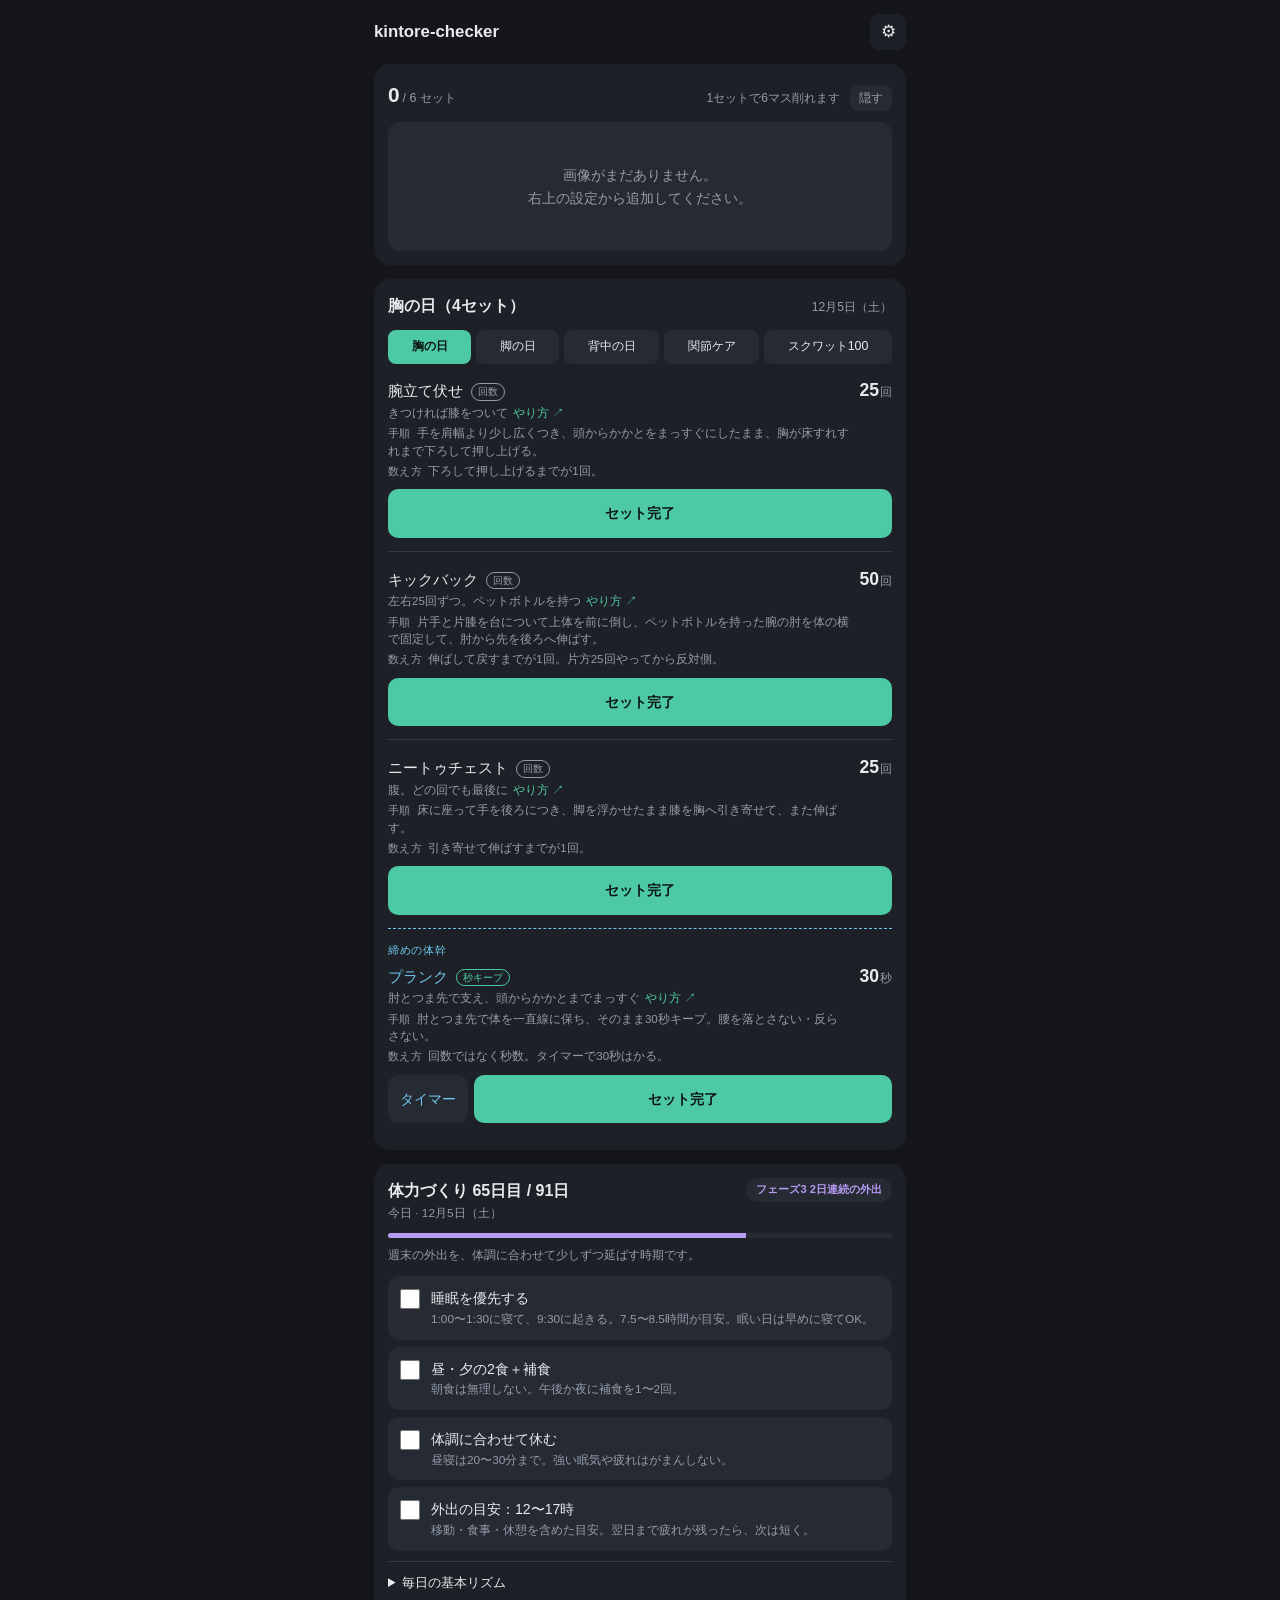
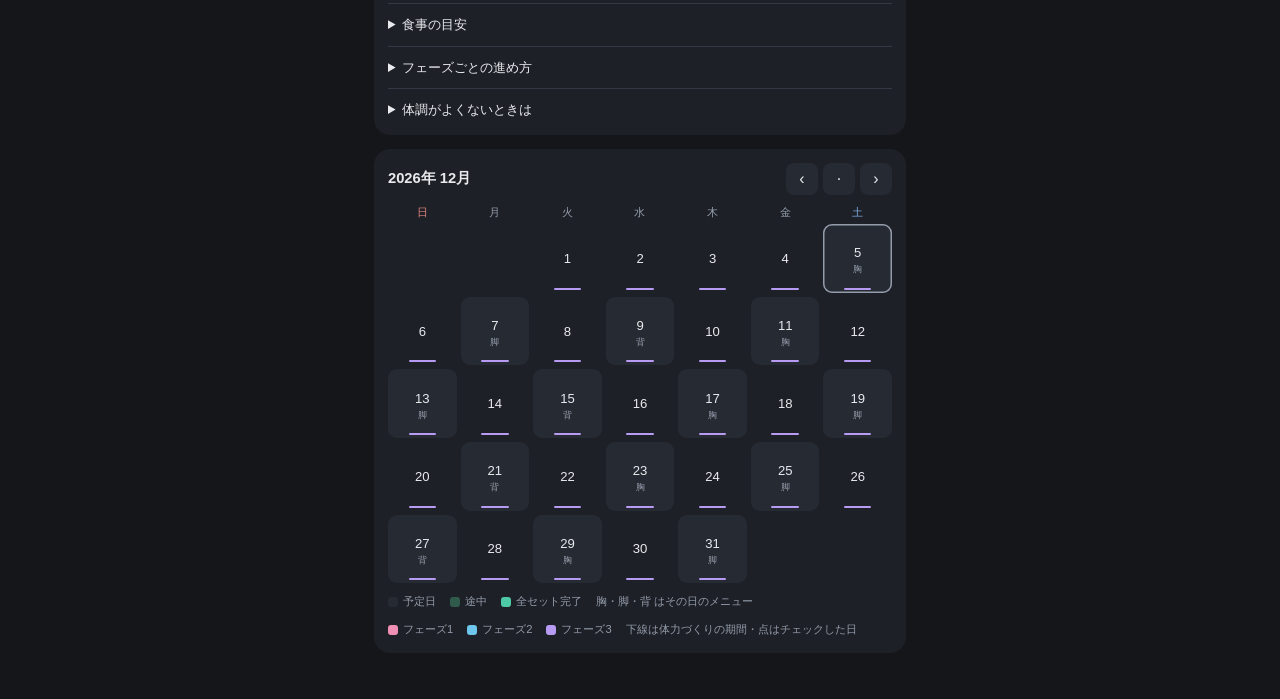
<file: index.html>
<!DOCTYPE html>
<html lang="ja">
<head>
<meta charset="UTF-8">
<meta name="viewport" content="width=device-width, initial-scale=1, viewport-fit=cover">
<meta name="apple-mobile-web-app-capable" content="yes">
<meta name="apple-mobile-web-app-status-bar-style" content="black-translucent">
<meta name="apple-mobile-web-app-title" content="kintore-checker">
<meta name="theme-color" content="#14161a">
<title>kintore-checker</title>
<link rel="stylesheet" href="./app.css?v=43">
</head>
<body>
<div id="app"></div>
<script>window.KC_CONFIG = { demo: false };</script>
<script src="./app.js?v=43"></script>
</body>
</html>
</file>
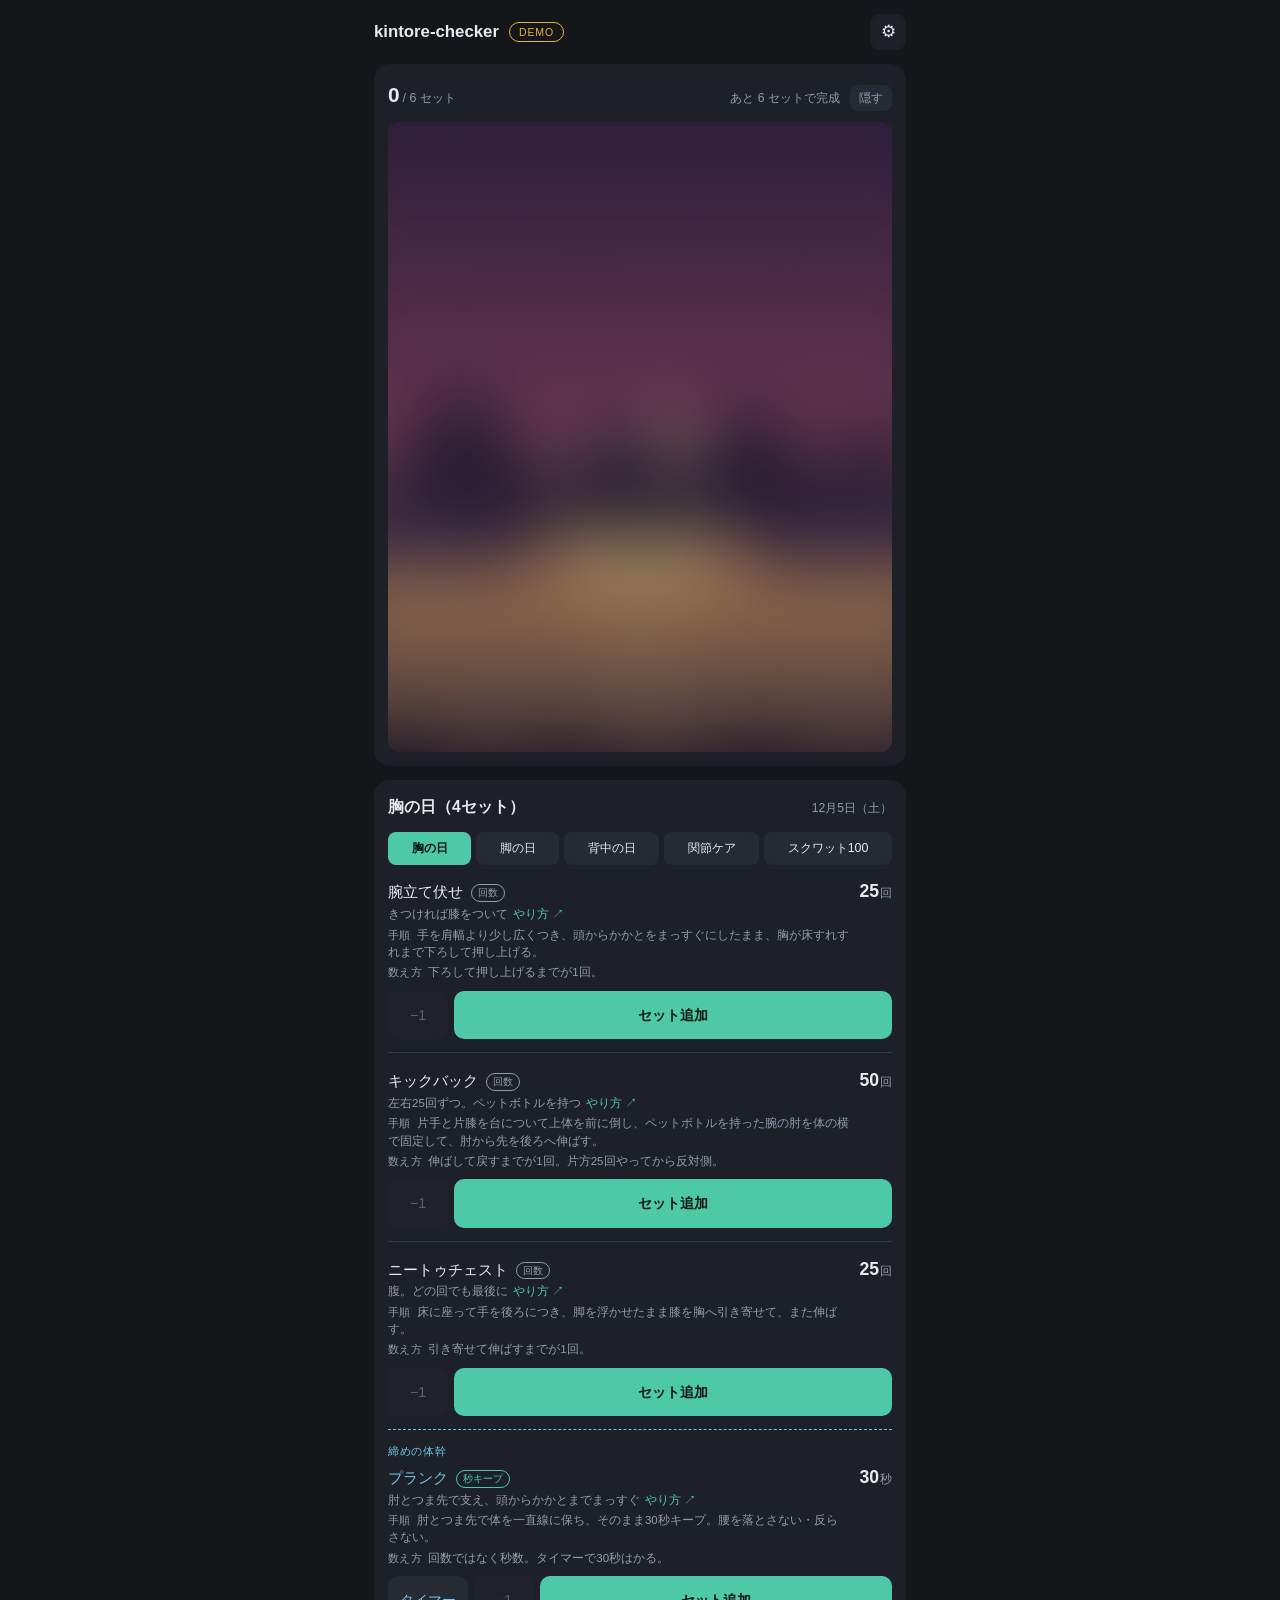
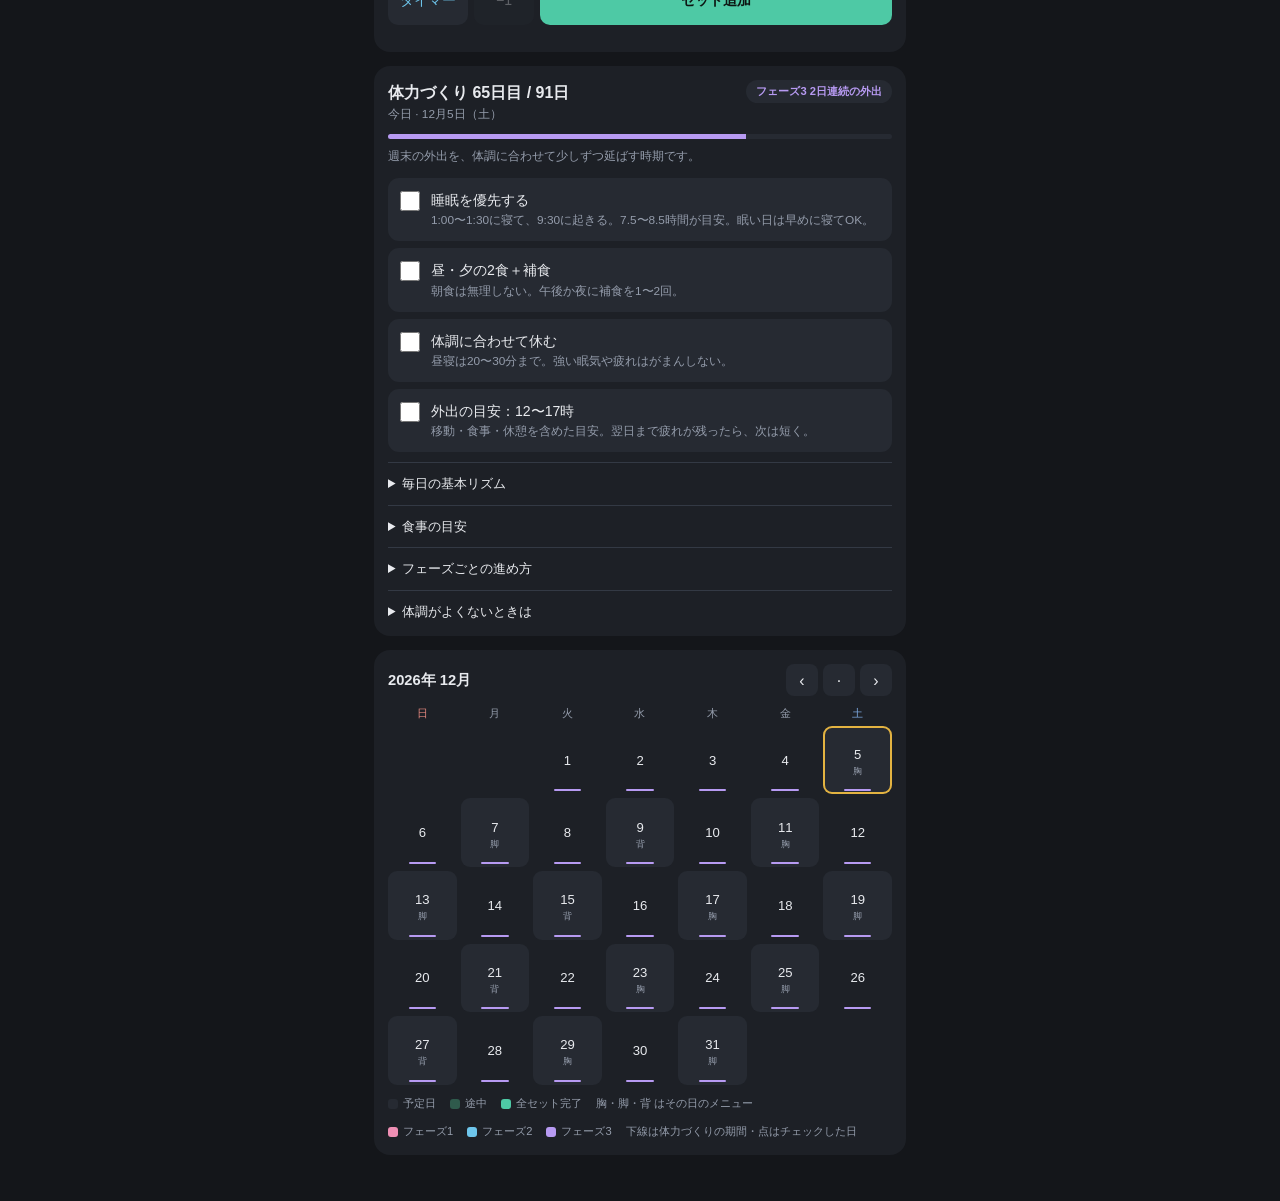
<file: demo.html>
<!DOCTYPE html>
<html lang="ja">
<head>
<meta charset="UTF-8">
<meta name="viewport" content="width=device-width, initial-scale=1, viewport-fit=cover">
<meta name="apple-mobile-web-app-capable" content="yes">
<meta name="apple-mobile-web-app-status-bar-style" content="black-translucent">
<meta name="apple-mobile-web-app-title" content="kintore demo">
<meta name="theme-color" content="#14161a">
<title>kintore-checker demo</title>
<link rel="stylesheet" href="./app.css?v=43">
</head>
<body>
<div id="app"></div>

<template id="sampleArt">
  <svg class="art" viewBox="0 0 600 750" xmlns="http://www.w3.org/2000/svg" aria-label="サンプル素材">
    <defs>
      <linearGradient id="sky" x1="0" y1="0" x2="0" y2="1">
        <stop offset="0%" stop-color="#2a1b4d"/>
        <stop offset="45%" stop-color="#8e3d6b"/>
        <stop offset="72%" stop-color="#e2705a"/>
        <stop offset="100%" stop-color="#f6b263"/>
      </linearGradient>
      <linearGradient id="sea" x1="0" y1="0" x2="0" y2="1">
        <stop offset="0%" stop-color="#e09a5c"/>
        <stop offset="100%" stop-color="#2d1f42"/>
      </linearGradient>
    </defs>
    <rect width="600" height="750" fill="url(#sky)"/>
    <circle cx="300" cy="455" r="92" fill="#ffd98a"/>
    <g fill="#ffffff" opacity="0.85">
      <circle cx="92" cy="78" r="2.4"/><circle cx="188" cy="140" r="1.7"/>
      <circle cx="286" cy="62" r="2"/><circle cx="402" cy="122" r="2.6"/>
      <circle cx="498" cy="70" r="1.8"/><circle cx="540" cy="186" r="2.1"/>
      <circle cx="60" cy="210" r="1.6"/><circle cx="352" cy="196" r="1.5"/>
    </g>
    <g fill="#2b1c3f">
      <path d="M0 470 L128 322 L214 424 L286 350 L392 470 Z"/>
      <path d="M300 470 L398 336 L470 410 L534 352 L600 470 Z"/>
    </g>
    <g fill="#442a5c">
      <path d="M0 500 L96 404 L206 500 Z"/>
      <path d="M398 500 L500 398 L600 500 Z"/>
    </g>
    <rect y="500" width="600" height="250" fill="url(#sea)"/>
    <g fill="#ffd98a" opacity="0.5">
      <rect x="262" y="520" width="76" height="7" rx="3.5"/>
      <rect x="248" y="546" width="104" height="6" rx="3"/>
      <rect x="270" y="572" width="60" height="5" rx="2.5"/>
      <rect x="238" y="598" width="124" height="6" rx="3"/>
      <rect x="278" y="626" width="44" height="4" rx="2"/>
      <rect x="252" y="652" width="96" height="5" rx="2.5"/>
    </g>
    <g fill="#1a1028">
      <path d="M0 690 L70 660 L150 700 L232 668 L318 704 L410 666 L502 702 L600 672 L600 750 L0 750 Z"/>
    </g>
  </svg>
</template>

<script>window.KC_CONFIG = { demo: true };</script>
<script src="./app.js?v=43"></script>
</body>
</html>
</file>
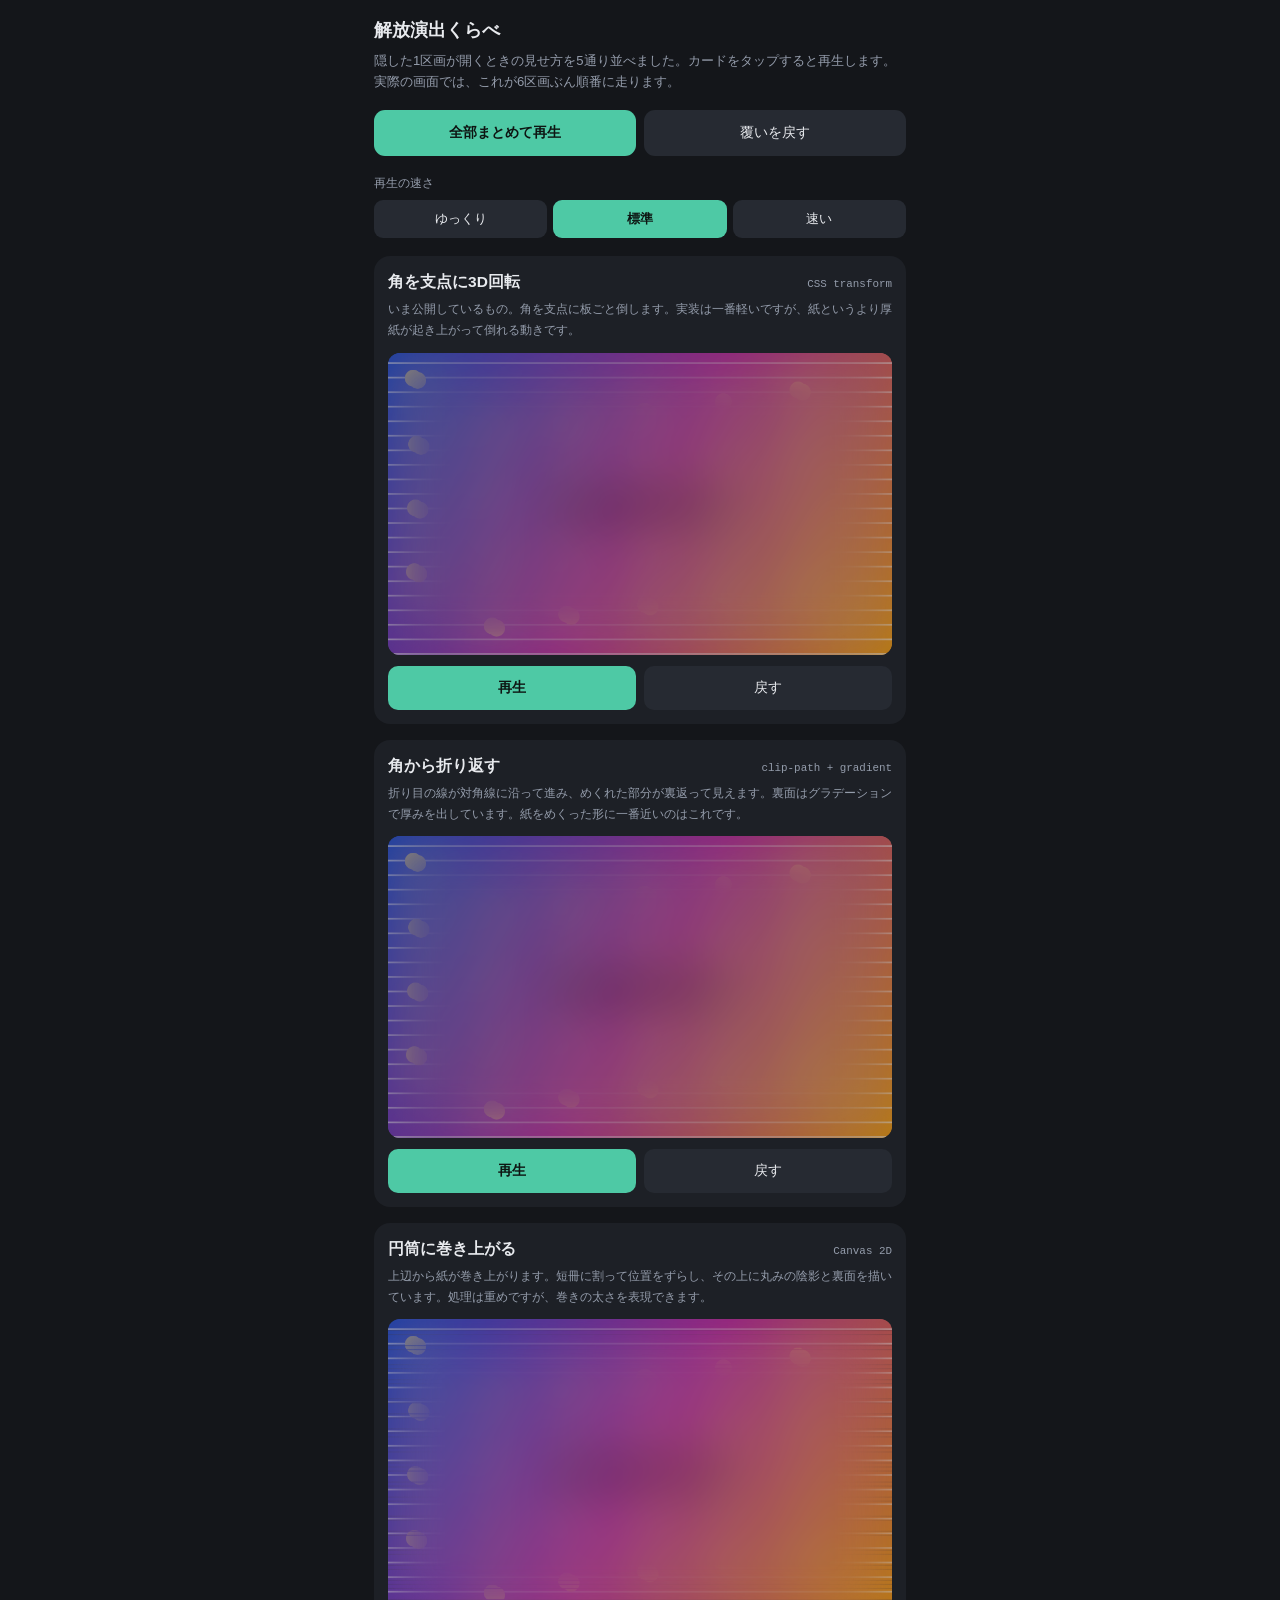
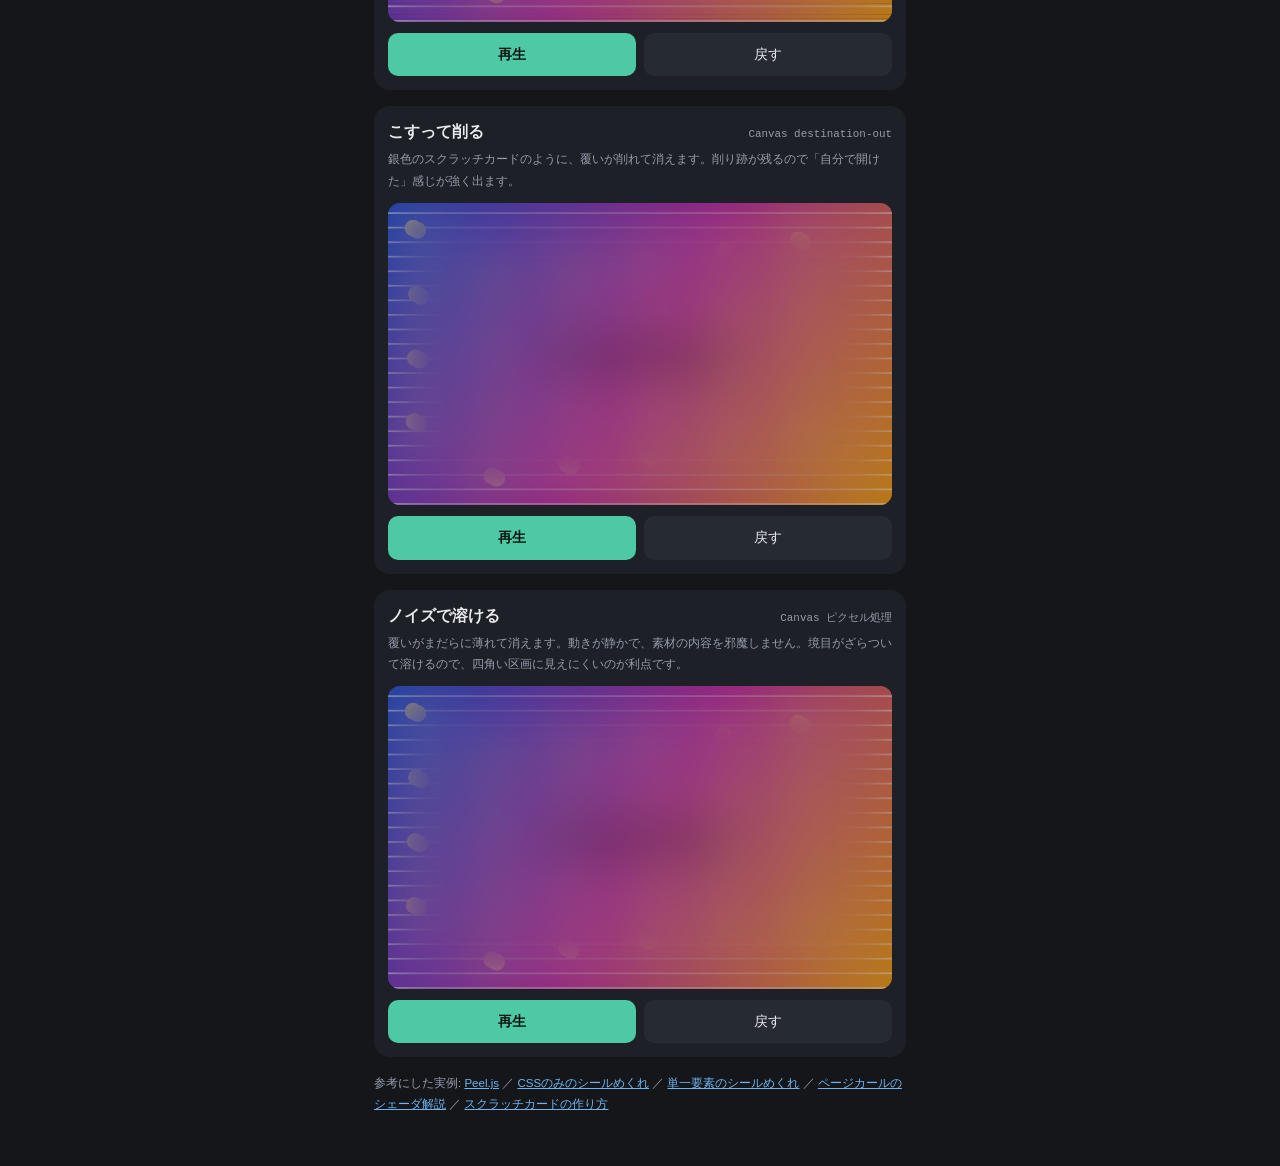
<file: effects.html>
<!DOCTYPE html>
<html lang="ja">
<head>
<meta charset="UTF-8">
<meta name="viewport" content="width=device-width, initial-scale=1, viewport-fit=cover">
<meta name="theme-color" content="#14161a">
<title>解放演出くらべ</title>
<style>
  :root {
    --bg: #14161a; --panel: #1d2026; --panel-2: #262a32; --line: #333944;
    --text: #e8eaee; --muted: #949cab; --accent: #4ec9a5; --accent-ink: #0d1512;
  }
  * { box-sizing: border-box; -webkit-tap-highlight-color: transparent; }
  html, body { margin: 0; background: var(--bg); }
  body {
    color: var(--text); font-size: 16px; line-height: 1.6;
    font-family: -apple-system, BlinkMacSystemFont, "Hiragino Sans", "Noto Sans JP", sans-serif;
    padding: calc(16px + env(safe-area-inset-top, 0px)) 14px calc(40px + env(safe-area-inset-bottom, 0px));
    max-width: 560px; margin: 0 auto; -webkit-text-size-adjust: 100%;
  }
  h1 { font-size: 1.1rem; margin: 0 0 6px; }
  .lede { color: var(--muted); font-size: 0.82rem; margin: 0 0 18px; }
  button { font: inherit; color: inherit; background: none; border: none; cursor: pointer; }

  .card { background: var(--panel); border-radius: 16px; padding: 14px; margin-bottom: 16px; }
  .head { display: flex; align-items: baseline; justify-content: space-between; gap: 10px; margin-bottom: 4px; }
  .name { font-weight: 700; font-size: 0.97rem; }
  .tag { font-size: 0.68rem; color: var(--muted); font-family: ui-monospace, monospace; }
  .desc { font-size: 0.78rem; color: var(--muted); margin: 0 0 11px; line-height: 1.7; }

  .stage {
    position: relative; border-radius: 12px; overflow: hidden;
    background: var(--panel-2); aspect-ratio: 5 / 3;
  }
  .stage img.art { display: block; width: 100%; height: 100%; object-fit: cover; }
  .stage .fx { position: absolute; inset: 0; pointer-events: none; }
  .stage canvas.fx { width: 100%; height: 100%; }

  .row { display: flex; gap: 8px; margin-top: 11px; }
  .row button {
    flex: 1; padding: 11px; border-radius: 10px; background: var(--panel-2); font-size: 0.85rem;
  }
  .row button.go { background: var(--accent); color: var(--accent-ink); font-weight: 700; }
  .row button:active { filter: brightness(1.18); }

  .top { display: flex; gap: 8px; margin-bottom: 18px; }
  .top button { flex: 1; padding: 12px; border-radius: 11px; background: var(--panel-2); font-size: 0.85rem; }
  .top button.go { background: var(--accent); color: var(--accent-ink); font-weight: 700; }

  .speed { display: flex; gap: 6px; margin-bottom: 18px; }
  .speed button { flex: 1; padding: 9px 0; border-radius: 9px; background: var(--panel-2); font-size: 0.8rem; }
  .speed button.on { background: var(--accent); color: var(--accent-ink); font-weight: 700; }
  .speed-lab { font-size: 0.74rem; color: var(--muted); margin-bottom: 7px; }

  .src { font-size: 0.72rem; color: var(--muted); line-height: 1.8; margin-top: 4px; }
  .src a { color: #6fb4ee; }
</style>
</head>
<body>

<h1>解放演出くらべ</h1>
<p class="lede">
  隠した1区画が開くときの見せ方を5通り並べました。カードをタップすると再生します。
  実際の画面では、これが6区画ぶん順番に走ります。
</p>

<div class="top">
  <button class="go" id="playAll">全部まとめて再生</button>
  <button id="resetAll">覆いを戻す</button>
</div>

<p class="speed-lab">再生の速さ</p>
<div class="speed" id="speed">
  <button data-ms="2400">ゆっくり</button>
  <button data-ms="1400" class="on">標準</button>
  <button data-ms="800">速い</button>
</div>

<div id="cards"></div>

<p class="src">
  参考にした実例:
  <a href="https://andrewplummer.github.io/peel-js/">Peel.js</a> ／
  <a href="https://codepen.io/lcdsantos/pen/yaYYqB">CSSのみのシールめくれ</a> ／
  <a href="https://codepen.io/loremipson/pen/BaKpgB">単一要素のシールめくれ</a> ／
  <a href="https://andrewhungblog.wordpress.com/2018/04/29/page-curl-shader-breakdown/">ページカールのシェーダ解説</a> ／
  <a href="https://webdesign.tutsplus.com/how-to-create-a-scratch-card-effect-in-vanilla-javascript--cms-108922t">スクラッチカードの作り方</a>
</p>

<script>
(function () {
  "use strict";

  var DPR = Math.min(window.devicePixelRatio || 1, 2);
  var duration = 1400;

  /* ---------- 見本の絵（細部があるほど違いが分かる） ---------- */

  function makeArt() {
    var c = document.createElement("canvas");
    c.width = 900; c.height = 540;
    var x = c.getContext("2d");
    var g = x.createLinearGradient(0, 0, 900, 540);
    g.addColorStop(0, "#1d4ed8"); g.addColorStop(0.5, "#c026a3"); g.addColorStop(1, "#f59e0b");
    x.fillStyle = g; x.fillRect(0, 0, 900, 540);
    x.strokeStyle = "rgba(255,255,255,0.8)"; x.lineWidth = 3;
    for (var y = 18; y < 540; y += 26) { x.beginPath(); x.moveTo(0, y); x.lineTo(900, y); x.stroke(); }
    x.fillStyle = "#ffe27a";
    for (var i = 0; i < 46; i++) {
      x.beginPath(); x.arc(45 + (i * 137) % 820, 45 + (i * 211) % 460, 15, 0, 7); x.fill();
    }
    x.fillStyle = "rgba(0,0,0,0.55)";
    x.font = "bold 76px -apple-system, sans-serif";
    x.textAlign = "center"; x.fillText("SAMPLE", 450, 300);
    return c;
  }

  var artCanvas = makeArt();
  var artURL = artCanvas.toDataURL("image/png");

  // 覆いの見た目（ぼかした絵）。シールの表面や削りカスの色に使う
  function bakeCover(w, h) {
    var c = document.createElement("canvas");
    c.width = Math.round(w * DPR); c.height = Math.round(h * DPR);
    var x = c.getContext("2d");
    x.scale(DPR, DPR);
    try { x.filter = "blur(26px)"; } catch (e) {}
    x.drawImage(artCanvas, 0, 0, w, h);
    x.filter = "none";
    x.fillStyle = "rgba(16,18,22,0.26)";
    x.fillRect(0, 0, w, h);
    return c;
  }

  /* ---------- 多角形を半平面で切る（コーナーフォールド用） ---------- */

  function clipHalf(poly, keep) {
    var out = [];
    for (var i = 0; i < poly.length; i++) {
      var a = poly[i], b = poly[(i + 1) % poly.length];
      var ka = keep(a), kb = keep(b);
      if (ka) out.push(a);
      if (ka !== kb) {
        var fa = a[0] + a[1], fb = b[0] + b[1];
        var t = (keep.d - fa) / (fb - fa);
        out.push([a[0] + (b[0] - a[0]) * t, a[1] + (b[1] - a[1]) * t]);
      }
    }
    return out;
  }

  function polyToClip(poly, w, h) {
    if (!poly.length) return "polygon(0 0, 0 0, 0 0)";
    return "polygon(" + poly.map(function (p) {
      return (p[0] / w * 100).toFixed(3) + "% " + (p[1] / h * 100).toFixed(3) + "%";
    }).join(",") + ")";
  }

  /* ---------- 演出 ---------- */

  var EFFECTS = [];

  /* 1. いま動いているCSS版 */
  EFFECTS.push({
    id: "rot3d",
    name: "角を支点に3D回転",
    tag: "CSS transform",
    desc: "いま公開しているもの。角を支点に板ごと倒します。実装は一番軽いですが、紙というより厚紙が起き上がって倒れる動きです。",
    init: function (st) {
      var d = document.createElement("div");
      d.className = "fx";
      d.style.background = "rgba(16,18,22,0.26)";
      d.style.backdropFilter = d.style.webkitBackdropFilter = "blur(26px) saturate(0.85)";
      d.style.transformOrigin = "100% 100%";
      d.style.backfaceVisibility = d.style.webkitBackfaceVisibility = "hidden";
      st.appendChild(d);
      st._el = d;
    },
    draw: function (st, t) {
      var d = st._el;
      var deg = t * 98;
      d.style.transform = "rotate3d(1,-1,0," + deg + "deg)";
      d.style.opacity = t > 0.78 ? String(1 - (t - 0.78) / 0.22) : "1";
      var sh = 22 * t;
      d.style.boxShadow = sh + "px " + sh + "px " + (14 + sh) + "px rgba(0,0,0," + (0.5 * (1 - t)) + ")";
    },
    reset: function (st) { st._el.style.cssText = st._el.style.cssText; this.draw(st, 0); }
  });

  /* 2. コーナーフォールド（CodePen 系の定番手法） */
  EFFECTS.push({
    id: "fold",
    name: "角から折り返す",
    tag: "clip-path + gradient",
    desc: "折り目の線が対角線に沿って進み、めくれた部分が裏返って見えます。裏面はグラデーションで厚みを出しています。紙をめくった形に一番近いのはこれです。",
    init: function (st) {
      var front = document.createElement("div");
      front.className = "fx";
      front.style.background = "rgba(16,18,22,0.26)";
      front.style.backdropFilter = front.style.webkitBackdropFilter = "blur(26px) saturate(0.85)";
      var back = document.createElement("div");
      back.className = "fx";
      back.style.filter = "drop-shadow(-4px -4px 10px rgba(0,0,0,0.55))";
      st.appendChild(front); st.appendChild(back);
      st._front = front; st._back = back;
    },
    draw: function (st, t) {
      var w = st.clientWidth, h = st.clientHeight;
      var d = t * (w + h);
      var rect = [[0, 0], [w, 0], [w, h], [0, h]];

      var keepFront = function (p) { return p[0] + p[1] >= d; };
      keepFront.d = d;
      var keepPeel = function (p) { return p[0] + p[1] <= d; };
      keepPeel.d = d;

      st._front.style.clipPath = st._front.style.webkitClipPath = polyToClip(clipHalf(rect, keepFront), w, h);

      // めくれた部分を折り目で反転させると裏面の形になる
      var peel = clipHalf(rect, keepPeel);
      var mirrored = peel.map(function (p) { return [d - p[1], d - p[0]]; });
      st._back.style.clipPath = st._back.style.webkitClipPath = polyToClip(mirrored, w, h);

      // 折り目側が暗く、先端が明るい。紙の丸みに見せる
      var ang = 135;
      st._back.style.background =
        "linear-gradient(" + ang + "deg," +
        "rgba(122,96,110,0.98) 0%," +
        "rgba(214,188,202,0.98) 22%," +
        "rgba(252,238,246,0.98) 48%," +
        "rgba(198,170,186,0.98) 76%," +
        "rgba(140,112,128,0.98) 100%)";
      st._back.style.opacity = t > 0.9 ? String(1 - (t - 0.9) / 0.1) : "1";
      st._front.style.opacity = "1";
    },
    reset: function (st) { this.draw(st, 0); }
  });

  /* 3. Canvas の円筒カール */
  EFFECTS.push({
    id: "curl",
    name: "円筒に巻き上がる",
    tag: "Canvas 2D",
    desc: "上辺から紙が巻き上がります。短冊に割って位置をずらし、その上に丸みの陰影と裏面を描いています。処理は重めですが、巻きの太さを表現できます。",
    init: function (st) {
      var cv = document.createElement("canvas");
      cv.className = "fx";
      st.appendChild(cv);
      st._cv = cv;
    },
    draw: function (st, t) {
      var w = st.clientWidth, h = st.clientHeight;
      var cv = st._cv;
      if (cv.width !== Math.round(w * DPR)) {
        cv.width = Math.round(w * DPR); cv.height = Math.round(h * DPR);
        st._cover = bakeCover(w, h);
      }
      if (!st._cover) st._cover = bakeCover(w, h);
      var x = cv.getContext("2d");
      x.setTransform(DPR, 0, 0, DPR, 0, 0);
      x.clearRect(0, 0, w, h);

      var r = h * 0.26;                 // 巻きの半径
      var s = t * (h + Math.PI * r);    // 接地線の位置
      var N = 80, step = h / N;

      // 接地線の手前に落ちる影
      if (s > 0 && s < h) {
        var g = x.createLinearGradient(0, s, 0, s + r * 1.4);
        g.addColorStop(0, "rgba(0,0,0,0.5)"); g.addColorStop(1, "rgba(0,0,0,0)");
        x.fillStyle = g; x.fillRect(0, s, w, r * 1.4);
      }

      for (var i = N - 1; i >= 0; i--) {
        var u0 = i * step, u1 = u0 + step;
        var a0 = s - u0;
        if (a0 <= 0) { // まだ寝ている
          x.drawImage(st._cover, 0, u0 * DPR, w * DPR, step * DPR, 0, u0, w, step + 0.5);
          continue;
        }
        var p0 = proj(a0, r, s), p1 = proj(s - u1, r, s);
        var lo = Math.min(p0, p1), hi = Math.max(p0, p1);
        if (hi < -h * 0.5) continue;
        var dh = Math.max(0.7, hi - lo);
        var ph = Math.min(a0 / r, Math.PI);
        if (a0 > Math.PI * r) {
          // 巻きを越えた裏面
          x.fillStyle = "rgba(250,236,244,0.97)";
          x.fillRect(0, lo, w, dh);
          x.fillStyle = "rgba(0,0,0," + (0.30 * Math.min(1, (a0 - Math.PI * r) / (r * 1.5))).toFixed(3) + ")";
          x.fillRect(0, lo, w, dh);
        } else {
          x.drawImage(st._cover, 0, u0 * DPR, w * DPR, step * DPR, 0, lo, w, dh);
          var lit = 0.5 + 0.5 * Math.cos(ph);      // 稜線で明るく、根元で暗く
          if (lit < 0.55) {
            x.fillStyle = "rgba(0,0,0," + ((0.55 - lit) * 1.1).toFixed(3) + ")";
          } else {
            x.fillStyle = "rgba(255,240,248," + ((lit - 0.55) * 0.5).toFixed(3) + ")";
          }
          x.fillRect(0, lo, w, dh);
        }
      }
    },
    reset: function (st) { this.draw(st, 0); }
  });

  function proj(a, r, s) {
    if (a <= 0) return s - a;
    if (a <= Math.PI * r) return s - r * Math.sin(a / r);
    return s - (a - Math.PI * r);
  }

  /* 4. スクラッチ */
  EFFECTS.push({
    id: "scratch",
    name: "こすって削る",
    tag: "Canvas destination-out",
    desc: "銀色のスクラッチカードのように、覆いが削れて消えます。削り跡が残るので「自分で開けた」感じが強く出ます。",
    init: function (st) {
      var cv = document.createElement("canvas");
      cv.className = "fx";
      st.appendChild(cv);
      st._cv = cv;
    },
    draw: function (st, t) {
      var w = st.clientWidth, h = st.clientHeight;
      var cv = st._cv;
      if (cv.width !== Math.round(w * DPR)) {
        cv.width = Math.round(w * DPR); cv.height = Math.round(h * DPR);
        st._cover = bakeCover(w, h);
      }
      if (!st._cover) st._cover = bakeCover(w, h);
      var x = cv.getContext("2d");
      x.setTransform(DPR, 0, 0, DPR, 0, 0);
      x.globalCompositeOperation = "source-over";
      x.clearRect(0, 0, w, h);
      x.drawImage(st._cover, 0, 0, cv.width, cv.height, 0, 0, w, h);

      // 蛇行しながら削る
      x.globalCompositeOperation = "destination-out";
      x.lineCap = x.lineJoin = "round";
      x.lineWidth = h / 4.2;
      var rows = 5;
      var total = t * rows;
      for (var r = 0; r < rows; r++) {
        var local = Math.max(0, Math.min(1, total - r));
        if (local <= 0) break;
        var y = h * (r + 0.5) / rows;
        var dir = r % 2 ? -1 : 1;
        var x0 = dir > 0 ? -h / 8 : w + h / 8;
        var x1 = x0 + dir * (w + h / 4) * local;
        x.beginPath();
        x.moveTo(x0, y);
        var seg = 8;
        for (var k = 1; k <= seg; k++) {
          var p = k / seg;
          x.lineTo(x0 + (x1 - x0) * p, y + Math.sin(p * 7 + r) * h * 0.035);
        }
        x.stroke();
      }
      x.globalCompositeOperation = "source-over";
    },
    reset: function (st) { this.draw(st, 0); }
  });

  /* 5. ノイズで溶ける */
  EFFECTS.push({
    id: "dissolve",
    name: "ノイズで溶ける",
    tag: "Canvas ピクセル処理",
    desc: "覆いがまだらに薄れて消えます。動きが静かで、素材の内容を邪魔しません。境目がざらついて溶けるので、四角い区画に見えにくいのが利点です。",
    init: function (st) {
      var cv = document.createElement("canvas");
      cv.className = "fx";
      st.appendChild(cv);
      st._cv = cv;
    },
    draw: function (st, t) {
      var w = st.clientWidth, h = st.clientHeight;
      var cv = st._cv;
      var pw = Math.round(w * DPR), ph = Math.round(h * DPR);
      if (cv.width !== pw) {
        cv.width = pw; cv.height = ph;
        st._cover = bakeCover(w, h);
        st._noise = null;
      }
      if (!st._cover) st._cover = bakeCover(w, h);
      var x = cv.getContext("2d");
      x.setTransform(1, 0, 0, 1, 0, 0);
      x.clearRect(0, 0, pw, ph);
      x.drawImage(st._cover, 0, 0);

      if (!st._noise) {
        // なめらかな斑を作る（粗い乱数を拡大して補間させる）
        var nc = document.createElement("canvas");
        nc.width = Math.max(8, Math.round(pw / 14));
        nc.height = Math.max(8, Math.round(ph / 14));
        var nx = nc.getContext("2d");
        var nd = nx.createImageData(nc.width, nc.height);
        for (var i = 0; i < nd.data.length; i += 4) {
          var v = Math.random() * 255;
          nd.data[i] = nd.data[i + 1] = nd.data[i + 2] = v; nd.data[i + 3] = 255;
        }
        nx.putImageData(nd, 0, 0);
        var big = document.createElement("canvas");
        big.width = pw; big.height = ph;
        big.getContext("2d").drawImage(nc, 0, 0, pw, ph);
        st._noise = big.getContext("2d").getImageData(0, 0, pw, ph).data;
      }

      var img = x.getImageData(0, 0, pw, ph);
      var data = img.data, noise = st._noise;
      var edge = t * 255 * 1.35;    // しきい値。少し余分に振ってから消えきる
      var soft = 46;
      for (var j = 0; j < data.length; j += 4) {
        var n = noise[j];
        var a = (edge - n) / soft;
        if (a >= 1) data[j + 3] = 0;
        else if (a > 0) data[j + 3] = Math.round(data[j + 3] * (1 - a));
      }
      x.putImageData(img, 0, 0);
    },
    reset: function (st) { this.draw(st, 0); }
  });

  /* ---------- 画面の組み立て ---------- */

  var cards = document.getElementById("cards");
  var stages = [];

  EFFECTS.forEach(function (fx) {
    var card = document.createElement("div");
    card.className = "card";
    card.innerHTML =
      '<div class="head"><span class="name">' + fx.name + '</span>' +
      '<span class="tag">' + fx.tag + "</span></div>" +
      '<p class="desc">' + fx.desc + "</p>" +
      '<div class="stage"><img class="art" alt=""></div>' +
      '<div class="row"><button class="go">再生</button><button class="rs">戻す</button></div>';
    cards.appendChild(card);

    var st = card.querySelector(".stage");
    st.querySelector("img.art").src = artURL;
    fx.init(st);
    stages.push({ fx: fx, st: st });

    card.querySelector(".go").addEventListener("click", function () { play(fx, st); });
    card.querySelector(".rs").addEventListener("click", function () { fx.reset(st); });
    st.addEventListener("click", function () { play(fx, st); });
  });

  function play(fx, st) {
    if (st._raf) cancelAnimationFrame(st._raf);
    var t0 = performance.now();
    function frame(now) {
      var t = Math.min(1, (now - t0) / duration);
      fx.draw(st, t);
      if (t < 1) st._raf = requestAnimationFrame(frame);
      else st._raf = 0;
    }
    st._raf = requestAnimationFrame(frame);
  }

  document.getElementById("playAll").addEventListener("click", function () {
    stages.forEach(function (s) { play(s.fx, s.st); });
  });
  document.getElementById("resetAll").addEventListener("click", function () {
    stages.forEach(function (s) { if (s.st._raf) cancelAnimationFrame(s.st._raf); s.fx.reset(s.st); });
  });

  document.getElementById("speed").addEventListener("click", function (e) {
    var b = e.target.closest("[data-ms]");
    if (!b) return;
    duration = Number(b.dataset.ms);
    [].forEach.call(this.children, function (c) { c.classList.toggle("on", c === b); });
  });

  // 最初は覆われた状態で見せる
  function initialDraw() {
    stages.forEach(function (s) { s.fx.reset(s.st); });
  }
  if (document.readyState === "complete") initialDraw();
  else window.addEventListener("load", initialDraw);
  window.addEventListener("resize", initialDraw);
})();
</script>
</body>
</html>
</file>
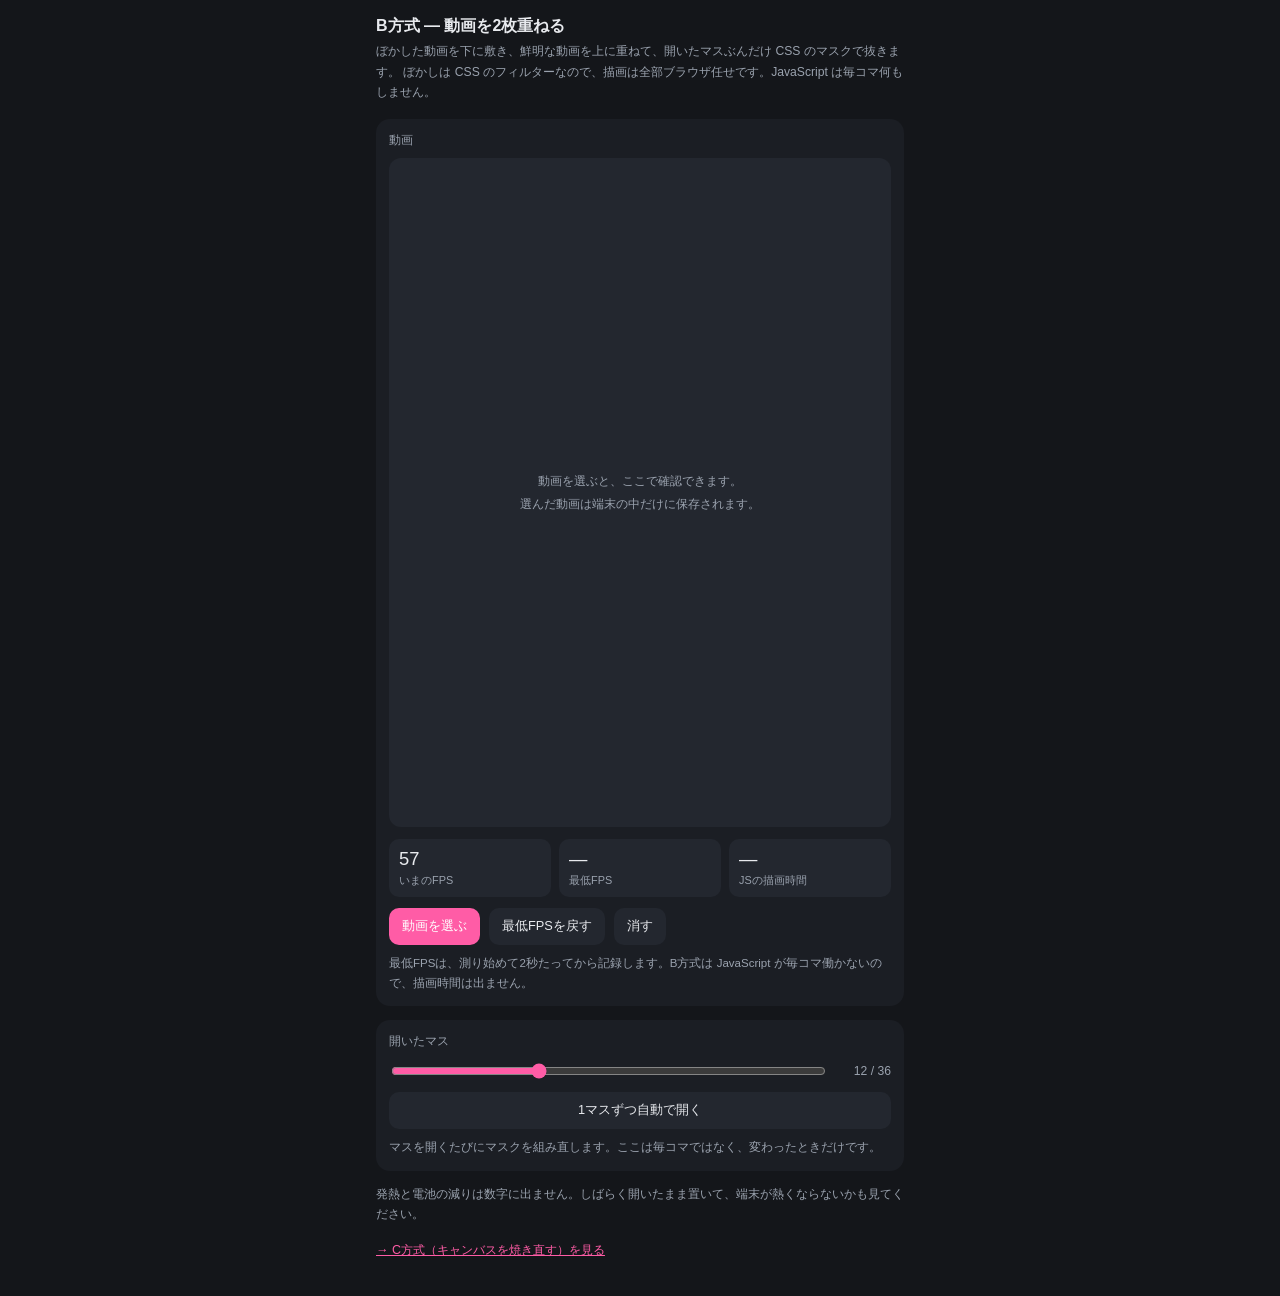
<file: perf-b.html>
<!doctype html>
<html lang="ja">
<head>
<meta charset="utf-8">
<meta name="viewport" content="width=device-width, initial-scale=1, viewport-fit=cover">
<title>B方式 — 動画を2枚重ねる</title>
<style>
  :root {
    --bg: #14161a; --panel: #1b1e24; --panel-2: #23272f; --line: #2e333c;
    --fg: #e8eaee; --muted: #9aa2ae; --accent: #ff5ca6;
  }
  * { box-sizing: border-box; -webkit-tap-highlight-color: transparent; }
  body {
    margin: 0; background: var(--bg); color: var(--fg);
    font-family: -apple-system, BlinkMacSystemFont, "Hiragino Sans", sans-serif;
    padding: 16px 16px calc(24px + env(safe-area-inset-bottom));
    max-width: 560px; margin-inline: auto;
  }
  h1 { font-size: 1rem; margin: 0 0 4px; }
  .lead { font-size: 0.76rem; color: var(--muted); line-height: 1.7; margin: 0 0 16px; }
  .card { background: var(--panel); border-radius: 14px; padding: 13px; margin-bottom: 14px; }
  .card > label { display: block; font-size: 0.76rem; color: var(--muted); margin-bottom: 9px; }

  .stage {
    position: relative; width: 100%; aspect-ratio: 3 / 4;
    border-radius: 12px; overflow: hidden; background: var(--panel-2);
    display: grid; place-items: center;
  }
  .stage .layer { position: absolute; inset: 0; width: 100%; height: 100%; object-fit: cover; }
  /* ぼかした側を下に敷き、鮮明な側をマスで抜いて上に重ねる。
     マスは足し算なので、開いたマスぶんだけ層を並べればよい。 */
  .stage .haze { filter: blur(18px) saturate(0.85); transform: scale(1.14); }
  .stage .tint { background: rgba(16,18,22,0.26); }
  .stage .sharp { -webkit-mask-repeat: no-repeat; mask-repeat: no-repeat; }
  .stage .empty { position: relative; font-size: 0.78rem; color: var(--muted); text-align: center; line-height: 1.8; padding: 0 20px; }

  .stats { display: grid; grid-template-columns: repeat(3, 1fr); gap: 8px; margin-top: 12px; }
  .stat { background: var(--panel-2); border-radius: 10px; padding: 9px 10px; }
  .stat b { display: block; font-size: 1.15rem; font-weight: 500; font-variant-numeric: tabular-nums; }
  .stat span { font-size: 0.68rem; color: var(--muted); }

  .row { display: flex; align-items: center; gap: 9px; margin-top: 11px; }
  input[type=range] { flex: 1; accent-color: var(--accent); }
  .val { font-size: 0.76rem; color: var(--muted); font-variant-numeric: tabular-nums; min-width: 54px; text-align: right; }

  button {
    font: inherit; color: var(--fg); background: var(--panel-2);
    border: 0; border-radius: 10px; padding: 10px 13px; font-size: 0.8rem; cursor: pointer;
  }
  button.primary { background: var(--accent); color: #fff; }
  button.wide { width: 100%; }
  button:active { filter: brightness(1.15); }
  input[type=file] { display: none; }

  .note { font-size: 0.72rem; color: var(--muted); line-height: 1.7; margin: 9px 0 0; }
  .nav { font-size: 0.78rem; margin-top: 18px; }
  .nav a { color: var(--accent); }
</style>
</head>
<body>

<h1>B方式 — 動画を2枚重ねる</h1>
<p class="lead">
  ぼかした動画を下に敷き、鮮明な動画を上に重ねて、開いたマスぶんだけ CSS のマスクで抜きます。
  ぼかしは CSS のフィルターなので、描画は全部ブラウザ任せです。JavaScript は毎コマ何もしません。
</p>

<div class="card">
  <label>動画</label>
  <div class="stage" id="stage">
    <div class="empty" id="empty">動画を選ぶと、ここで確認できます。<br>選んだ動画は端末の中だけに保存されます。</div>
    <video class="layer haze" id="haze" muted loop playsinline preload="auto" hidden></video>
    <div class="layer tint" id="tint" hidden></div>
    <video class="layer sharp" id="sharp" muted loop playsinline preload="auto" hidden></video>
  </div>

  <div class="stats">
    <div class="stat"><b id="fps">—</b><span>いまのFPS</span></div>
    <div class="stat"><b id="minfps">—</b><span>最低FPS</span></div>
    <div class="stat"><b>—</b><span>JSの描画時間</span></div>
  </div>

  <div class="row">
    <button id="pick" class="primary">動画を選ぶ</button>
    <button id="reset">最低FPSを戻す</button>
    <button id="forget">消す</button>
  </div>
  <input type="file" id="file" accept="video/*">
  <p class="note">最低FPSは、測り始めて2秒たってから記録します。B方式は JavaScript が毎コマ働かないので、描画時間は出ません。</p>
</div>

<div class="card">
  <label>開いたマス</label>
  <div class="row">
    <input type="range" id="tiles" min="0" max="36" step="1" value="12">
    <span class="val" id="tilesVal">12 / 36</span>
  </div>
  <div class="row">
    <button id="auto" class="wide">1マスずつ自動で開く</button>
  </div>
  <p class="note">マスを開くたびにマスクを組み直します。ここは毎コマではなく、変わったときだけです。</p>
</div>

<p class="note">
  発熱と電池の減りは数字に出ません。しばらく開いたまま置いて、端末が熱くならないかも見てください。
</p>

<p class="nav"><a href="./perf-c.html">→ C方式（キャンバスを焼き直す）を見る</a></p>

<script>
(function () {
  "use strict";

  var TOTAL = 36;
  var stage = document.getElementById("stage");
  var haze = document.getElementById("haze");
  var sharp = document.getElementById("sharp");
  var tint = document.getElementById("tint");
  var empty = document.getElementById("empty");
  var tilesEl = document.getElementById("tiles");
  var tilesVal = document.getElementById("tilesVal");
  var url = null;
  var autoTimer = 0;

  /* ---------- 動画の保存（2つのページで同じものを使う） ---------- */

  function openDB() {
    return new Promise(function (res, rej) {
      var r = indexedDB.open("kc-perf", 1);
      r.onupgradeneeded = function () { r.result.createObjectStore("media"); };
      r.onsuccess = function () { res(r.result); };
      r.onerror = function () { rej(r.error); };
    });
  }
  function putVideo(db, blob) {
    return new Promise(function (res, rej) {
      var t = db.transaction("media", "readwrite");
      t.objectStore("media").put(blob, "v");
      t.oncomplete = function () { res(); };
      t.onerror = function () { rej(t.error); };
    });
  }
  function getVideo(db) {
    return new Promise(function (res, rej) {
      var t = db.transaction("media", "readonly");
      var q = t.objectStore("media").get("v");
      t.oncomplete = function () { res(q.result || null); };
      t.onerror = function () { rej(t.error); };
    });
  }

  /* ---------- マス目 ---------- */

  function gridOf(total, w, h) {
    if (!w || !h) return 6;
    var best = 1, score = Infinity;
    for (var c = 1; c <= total; c++) {
      if (total % c) continue;
      var r = total / c;
      var d = Math.abs(Math.log((w / c) / (h / r)));
      if (d < score) { score = d; best = c; }
    }
    return best;
  }

  function order(total) {
    var seed = 20260922, arr = [], i;
    for (i = 0; i < total; i++) arr.push(i);
    for (i = total - 1; i > 0; i--) {
      seed = (seed * 1664525 + 1013904223) >>> 0;
      var m = seed % (i + 1);
      var t = arr[i]; arr[i] = arr[m]; arr[m] = t;
    }
    return arr;
  }
  var ORD = order(TOTAL);

  function tileRect(i, cols, rows, w, h) {
    var c = i % cols, r = Math.floor(i / cols);
    var x0 = Math.round(c * w / cols), x1 = Math.round((c + 1) * w / cols);
    var y0 = Math.round(r * h / rows), y1 = Math.round((r + 1) * h / rows);
    return { x: x0, y: y0, w: x1 - x0, h: y1 - y0 };
  }

  // 開いたマスのぶんだけ、鮮明な側を見せる窓をつくる
  function applyMask() {
    var n = Number(tilesEl.value);
    tilesVal.textContent = n + " / " + TOTAL;
    if (!url) return;

    if (!n) { sharp.style.visibility = "hidden"; return; }
    sharp.style.visibility = "visible";

    var w = stage.clientWidth, h = stage.clientHeight;
    var cols = gridOf(TOTAL, w, h), rows = TOTAL / cols;
    var img = [], pos = [], size = [];
    for (var i = 0; i < n; i++) {
      var t = tileRect(ORD[i], cols, rows, w, h);
      img.push("linear-gradient(#000,#000)");
      pos.push(t.x + "px " + t.y + "px");
      size.push(t.w + "px " + t.h + "px");
    }
    var mi = img.join(","), mp = pos.join(","), ms = size.join(",");
    sharp.style.webkitMaskImage = mi;
    sharp.style.webkitMaskPosition = mp;
    sharp.style.webkitMaskSize = ms;
    sharp.style.maskImage = mi;
    sharp.style.maskPosition = mp;
    sharp.style.maskSize = ms;
  }

  /* ---------- 動画の取り込み ---------- */

  function useBlob(blob) {
    if (url) URL.revokeObjectURL(url);
    url = URL.createObjectURL(blob);
    empty.hidden = true;
    haze.hidden = tint.hidden = sharp.hidden = false;
    haze.src = sharp.src = url;
    sharp.addEventListener("loadedmetadata", function () {
      if (sharp.videoWidth && sharp.videoHeight) {
        stage.style.aspectRatio = sharp.videoWidth + " / " + sharp.videoHeight;
      }
      applyMask();
    }, { once: true });
    haze.play().catch(function () {});
    sharp.play().catch(function () {});
  }

  document.getElementById("pick").addEventListener("click", function () {
    document.getElementById("file").click();
  });

  document.getElementById("file").addEventListener("change", function (e) {
    var f = e.target.files && e.target.files[0];
    e.target.value = "";
    if (!f) return;
    useBlob(f);
    openDB().then(function (db) { return putVideo(db, f); }).catch(function () {});
  });

  /* ---------- ずれの補正 ---------- */

  // 同じ動画を2本再生するので、時刻が少しずつずれる。
  // ぼかし側は見た目に効かないが、たまに合わせておく。
  setInterval(function () {
    if (!url || sharp.paused) return;
    if (Math.abs(haze.currentTime - sharp.currentTime) > 0.25) {
      haze.currentTime = sharp.currentTime;
    }
  }, 2000);

  /* ---------- 計測 ---------- */

  var frames = 0, mark = performance.now(), start = mark, minFps = 0;
  function tick(now) {
    frames++;
    if (now - mark >= 1000) {
      var fps = Math.round(frames * 1000 / (now - mark));
      document.getElementById("fps").textContent = fps;
      if (now - start > 2000) {
        if (!minFps || fps < minFps) minFps = fps;
        document.getElementById("minfps").textContent = minFps;
      }
      frames = 0; mark = now;
    }
    requestAnimationFrame(tick);
  }
  requestAnimationFrame(tick);

  document.getElementById("reset").addEventListener("click", function () {
    minFps = 0; start = performance.now();
    document.getElementById("minfps").textContent = "—";
  });

  /* ---------- 操作 ---------- */

  tilesEl.addEventListener("input", applyMask);
  window.addEventListener("resize", applyMask);

  document.getElementById("auto").addEventListener("click", function () {
    if (autoTimer) {
      clearInterval(autoTimer); autoTimer = 0;
      this.textContent = "1マスずつ自動で開く";
      return;
    }
    this.textContent = "止める";
    autoTimer = setInterval(function () {
      var n = Number(tilesEl.value);
      tilesEl.value = n >= TOTAL ? 0 : n + 1;
      applyMask();
    }, 400);
  });

  // 確かめ終わったら端末から消せるようにしておく
  document.getElementById("forget").addEventListener("click", function () {
    if (!confirm("保存した動画をこの端末から消します。")) return;
    openDB().then(function (db) {
      return new Promise(function (res) {
        var t = db.transaction("media", "readwrite");
        t.objectStore("media").delete("v");
        t.oncomplete = res; t.onerror = res;
      });
    }).then(function () { location.reload(); });
  });

  openDB().then(getVideo).then(function (blob) {
    if (blob) useBlob(blob);
  }).catch(function () {});

  applyMask();
})();
</script>
</body>
</html>
</file>
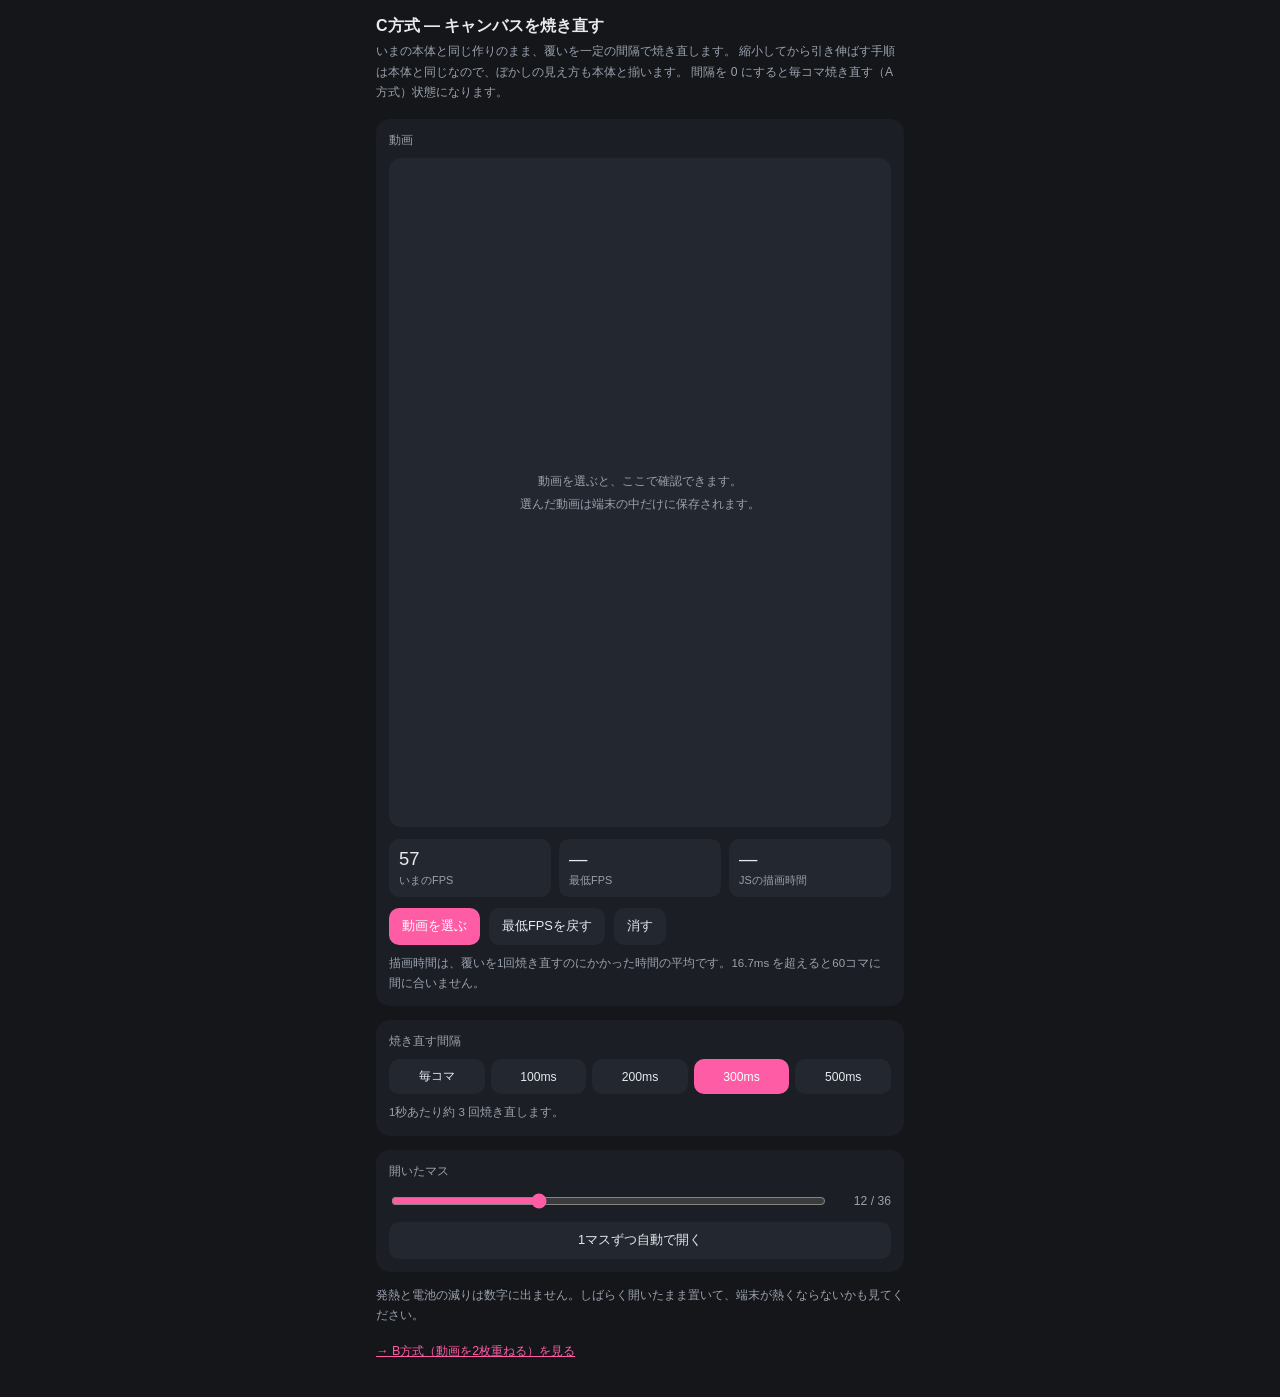
<file: perf-c.html>
<!doctype html>
<html lang="ja">
<head>
<meta charset="utf-8">
<meta name="viewport" content="width=device-width, initial-scale=1, viewport-fit=cover">
<title>C方式 — キャンバスを焼き直す</title>
<style>
  :root {
    --bg: #14161a; --panel: #1b1e24; --panel-2: #23272f; --line: #2e333c;
    --fg: #e8eaee; --muted: #9aa2ae; --accent: #ff5ca6;
  }
  * { box-sizing: border-box; -webkit-tap-highlight-color: transparent; }
  body {
    margin: 0; background: var(--bg); color: var(--fg);
    font-family: -apple-system, BlinkMacSystemFont, "Hiragino Sans", sans-serif;
    padding: 16px 16px calc(24px + env(safe-area-inset-bottom));
    max-width: 560px; margin-inline: auto;
  }
  h1 { font-size: 1rem; margin: 0 0 4px; }
  .lead { font-size: 0.76rem; color: var(--muted); line-height: 1.7; margin: 0 0 16px; }
  .card { background: var(--panel); border-radius: 14px; padding: 13px; margin-bottom: 14px; }
  .card > label { display: block; font-size: 0.76rem; color: var(--muted); margin-bottom: 9px; }

  .stage {
    position: relative; width: 100%; aspect-ratio: 3 / 4;
    border-radius: 12px; overflow: hidden; background: var(--panel-2);
    display: grid; place-items: center;
  }
  .stage .layer { position: absolute; inset: 0; width: 100%; height: 100%; object-fit: cover; }
  .stage canvas.layer { object-fit: fill; }
  .stage .empty { position: relative; font-size: 0.78rem; color: var(--muted); text-align: center; line-height: 1.8; padding: 0 20px; }

  .stats { display: grid; grid-template-columns: repeat(3, 1fr); gap: 8px; margin-top: 12px; }
  .stat { background: var(--panel-2); border-radius: 10px; padding: 9px 10px; }
  .stat b { display: block; font-size: 1.15rem; font-weight: 500; font-variant-numeric: tabular-nums; }
  .stat span { font-size: 0.68rem; color: var(--muted); }

  .row { display: flex; align-items: center; gap: 9px; margin-top: 11px; }
  input[type=range] { flex: 1; accent-color: var(--accent); }
  .val { font-size: 0.76rem; color: var(--muted); font-variant-numeric: tabular-nums; min-width: 54px; text-align: right; }

  .seg { display: flex; gap: 6px; }
  .seg button { flex: 1; padding: 9px 0; font-size: 0.76rem; }
  .seg button.on { background: var(--accent); color: #fff; }

  button {
    font: inherit; color: var(--fg); background: var(--panel-2);
    border: 0; border-radius: 10px; padding: 10px 13px; font-size: 0.8rem; cursor: pointer;
  }
  button.primary { background: var(--accent); color: #fff; }
  button.wide { width: 100%; }
  button:active { filter: brightness(1.15); }
  input[type=file] { display: none; }

  .note { font-size: 0.72rem; color: var(--muted); line-height: 1.7; margin: 9px 0 0; }
  .nav { font-size: 0.78rem; margin-top: 18px; }
  .nav a { color: var(--accent); }
</style>
</head>
<body>

<h1>C方式 — キャンバスを焼き直す</h1>
<p class="lead">
  いまの本体と同じ作りのまま、覆いを一定の間隔で焼き直します。
  縮小してから引き伸ばす手順は本体と同じなので、ぼかしの見え方も本体と揃います。
  間隔を 0 にすると毎コマ焼き直す（A方式）状態になります。
</p>

<div class="card">
  <label>動画</label>
  <div class="stage" id="stage">
    <div class="empty" id="empty">動画を選ぶと、ここで確認できます。<br>選んだ動画は端末の中だけに保存されます。</div>
    <video class="layer" id="v" muted loop playsinline preload="auto" hidden></video>
    <canvas class="layer" id="cover" hidden></canvas>
  </div>

  <div class="stats">
    <div class="stat"><b id="fps">—</b><span>いまのFPS</span></div>
    <div class="stat"><b id="minfps">—</b><span>最低FPS</span></div>
    <div class="stat"><b id="cost">—</b><span>JSの描画時間</span></div>
  </div>

  <div class="row">
    <button id="pick" class="primary">動画を選ぶ</button>
    <button id="reset">最低FPSを戻す</button>
    <button id="forget">消す</button>
  </div>
  <input type="file" id="file" accept="video/*">
  <p class="note">描画時間は、覆いを1回焼き直すのにかかった時間の平均です。16.7ms を超えると60コマに間に合いません。</p>
</div>

<div class="card">
  <label>焼き直す間隔</label>
  <div class="seg" id="ivSeg"></div>
  <p class="note" id="ivNote"></p>
</div>

<div class="card">
  <label>開いたマス</label>
  <div class="row">
    <input type="range" id="tiles" min="0" max="36" step="1" value="12">
    <span class="val" id="tilesVal">12 / 36</span>
  </div>
  <div class="row">
    <button id="auto" class="wide">1マスずつ自動で開く</button>
  </div>
</div>

<p class="note">
  発熱と電池の減りは数字に出ません。しばらく開いたまま置いて、端末が熱くならないかも見てください。
</p>

<p class="nav"><a href="./perf-b.html">→ B方式（動画を2枚重ねる）を見る</a></p>

<script>
(function () {
  "use strict";

  var TOTAL = 36;
  var DPR = Math.min(window.devicePixelRatio || 1, 2);
  var IV_CHOICES = [0, 100, 200, 300, 500];
  var IV_LABEL = { 0: "毎コマ", 100: "100ms", 200: "200ms", 300: "300ms", 500: "500ms" };

  var stage = document.getElementById("stage");
  var v = document.getElementById("v");
  var cv = document.getElementById("cover");
  var empty = document.getElementById("empty");
  var tilesEl = document.getElementById("tiles");
  var tilesVal = document.getElementById("tilesVal");
  var url = null;
  var interval = 300;
  var lastBake = 0;
  var autoTimer = 0;

  var canBlur = (function () {
    try {
      var c = document.createElement("canvas").getContext("2d");
      if (!c) return false;
      c.filter = "blur(2px)";
      return c.filter !== "none";
    } catch (e) { return false; }
  })();

  /* ---------- 動画の保存（2つのページで同じものを使う） ---------- */

  function openDB() {
    return new Promise(function (res, rej) {
      var r = indexedDB.open("kc-perf", 1);
      r.onupgradeneeded = function () { r.result.createObjectStore("media"); };
      r.onsuccess = function () { res(r.result); };
      r.onerror = function () { rej(r.error); };
    });
  }
  function putVideo(db, blob) {
    return new Promise(function (res, rej) {
      var t = db.transaction("media", "readwrite");
      t.objectStore("media").put(blob, "v");
      t.oncomplete = function () { res(); };
      t.onerror = function () { rej(t.error); };
    });
  }
  function getVideo(db) {
    return new Promise(function (res, rej) {
      var t = db.transaction("media", "readonly");
      var q = t.objectStore("media").get("v");
      t.oncomplete = function () { res(q.result || null); };
      t.onerror = function () { rej(t.error); };
    });
  }

  /* ---------- マス目 ---------- */

  function gridOf(total, w, h) {
    if (!w || !h) return 6;
    var best = 1, score = Infinity;
    for (var c = 1; c <= total; c++) {
      if (total % c) continue;
      var r = total / c;
      var d = Math.abs(Math.log((w / c) / (h / r)));
      if (d < score) { score = d; best = c; }
    }
    return best;
  }

  function order(total) {
    var seed = 20260922, arr = [], i;
    for (i = 0; i < total; i++) arr.push(i);
    for (i = total - 1; i > 0; i--) {
      seed = (seed * 1664525 + 1013904223) >>> 0;
      var m = seed % (i + 1);
      var t = arr[i]; arr[i] = arr[m]; arr[m] = t;
    }
    return arr;
  }
  var ORD = order(TOTAL);

  function tileRect(i, cols, rows, w, h) {
    var c = i % cols, r = Math.floor(i / cols);
    var x0 = Math.round(c * w / cols), x1 = Math.round((c + 1) * w / cols);
    var y0 = Math.round(r * h / rows), y1 = Math.round((r + 1) * h / rows);
    return { x: x0 - 1, y: y0 - 1, w: x1 - x0 + 2, h: y1 - y0 + 2 };
  }

  /* ---------- 覆い（本体と同じ手順） ---------- */

  var tiny = document.createElement("canvas");
  var mid = document.createElement("canvas");

  function paint() {
    var w = stage.clientWidth, h = stage.clientHeight;
    if (!w || !h || !url) return;

    var bw = Math.round(w * DPR), bh = Math.round(h * DPR);
    if (cv.width !== bw || cv.height !== bh) { cv.width = bw; cv.height = bh; }

    var x = cv.getContext("2d");
    x.setTransform(DPR, 0, 0, DPR, 0, 0);
    x.globalCompositeOperation = "source-over";
    x.fillStyle = "#262a32";
    x.fillRect(0, 0, w, h);

    try {
      // いったん極端に小さく描いてから、2段階で引き伸ばす。
      var sw = Math.max(5, Math.round(w / 28));
      var sh = Math.max(5, Math.round(h / 28));
      if (tiny.width !== sw || tiny.height !== sh) { tiny.width = sw; tiny.height = sh; }
      var tc = tiny.getContext("2d");
      tc.imageSmoothingEnabled = true;
      tc.drawImage(v, 0, 0, sw, sh);

      var mw = Math.max(10, Math.round(w / 6)), mh = Math.max(10, Math.round(h / 6));
      if (mid.width !== mw || mid.height !== mh) { mid.width = mw; mid.height = mh; }
      var mc = mid.getContext("2d");
      mc.imageSmoothingEnabled = true;
      mc.drawImage(tiny, 0, 0, sw, sh, 0, 0, mw, mh);

      x.imageSmoothingEnabled = true;
      if (canBlur) x.filter = "blur(10px) saturate(0.85)";
      x.drawImage(mid, 0, 0, mw, mh, 0, 0, w, h);
      x.filter = "none";
    } catch (e) { /* 描けないときは単色のまま */ }

    x.fillStyle = "rgba(16,18,22,0.26)";
    x.fillRect(0, 0, w, h);

    var n = Number(tilesEl.value);
    var cols = gridOf(TOTAL, w, h), rows = TOTAL / cols;
    // 直前の薄い色のまま削ると、その不透明度ぶんしか消えない
    x.fillStyle = "#000";
    x.globalCompositeOperation = "destination-out";
    for (var i = 0; i < n; i++) {
      var t = tileRect(ORD[i], cols, rows, w, h);
      x.fillRect(t.x, t.y, t.w, t.h);
    }
    x.globalCompositeOperation = "source-over";
  }

  /* ---------- 動画の取り込み ---------- */

  function useBlob(blob) {
    if (url) URL.revokeObjectURL(url);
    url = URL.createObjectURL(blob);
    empty.hidden = true;
    v.hidden = cv.hidden = false;
    v.src = url;
    v.addEventListener("loadedmetadata", function () {
      if (v.videoWidth && v.videoHeight) {
        stage.style.aspectRatio = v.videoWidth + " / " + v.videoHeight;
      }
      paint();
    }, { once: true });
    v.play().catch(function () {});
  }

  document.getElementById("pick").addEventListener("click", function () {
    document.getElementById("file").click();
  });

  document.getElementById("file").addEventListener("change", function (e) {
    var f = e.target.files && e.target.files[0];
    e.target.value = "";
    if (!f) return;
    useBlob(f);
    openDB().then(function (db) { return putVideo(db, f); }).catch(function () {});
  });

  /* ---------- 計測 ---------- */

  var frames = 0, mark = performance.now(), start = mark, minFps = 0;
  var costSum = 0, costN = 0;

  function tick(now) {
    frames++;

    if (url && (interval === 0 || now - lastBake >= interval)) {
      lastBake = now;
      var t0 = performance.now();
      paint();
      costSum += performance.now() - t0;
      costN++;
      if (costN > 60) { costSum = costSum / costN * 30; costN = 30; }
    }

    if (now - mark >= 1000) {
      var fps = Math.round(frames * 1000 / (now - mark));
      document.getElementById("fps").textContent = fps;
      if (now - start > 2000) {
        if (!minFps || fps < minFps) minFps = fps;
        document.getElementById("minfps").textContent = minFps;
      }
      document.getElementById("cost").textContent =
        costN ? (costSum / costN).toFixed(1) + "ms" : "—";
      frames = 0; mark = now;
    }
    requestAnimationFrame(tick);
  }
  requestAnimationFrame(tick);

  document.getElementById("reset").addEventListener("click", function () {
    minFps = 0; start = performance.now(); costSum = 0; costN = 0;
    document.getElementById("minfps").textContent = "—";
  });

  /* ---------- 操作 ---------- */

  function renderIv() {
    document.getElementById("ivSeg").innerHTML = IV_CHOICES.map(function (n) {
      return '<button data-iv="' + n + '" class="' + (n === interval ? "on" : "") + '">' +
        IV_LABEL[n] + "</button>";
    }).join("");
    document.getElementById("ivNote").textContent = interval === 0
      ? "毎コマ焼き直します。一番なめらかですが、一番重い設定です。"
      : "1秒あたり約 " + Math.round(1000 / interval) + " 回焼き直します。";
  }

  document.getElementById("ivSeg").addEventListener("click", function (e) {
    var b = e.target.closest("[data-iv]");
    if (!b) return;
    interval = Number(b.dataset.iv);
    costSum = 0; costN = 0;
    renderIv();
  });

  tilesEl.addEventListener("input", function () {
    tilesVal.textContent = tilesEl.value + " / " + TOTAL;
    paint();
  });

  window.addEventListener("resize", paint);

  document.getElementById("auto").addEventListener("click", function () {
    if (autoTimer) {
      clearInterval(autoTimer); autoTimer = 0;
      this.textContent = "1マスずつ自動で開く";
      return;
    }
    this.textContent = "止める";
    autoTimer = setInterval(function () {
      var n = Number(tilesEl.value);
      tilesEl.value = n >= TOTAL ? 0 : n + 1;
      tilesVal.textContent = tilesEl.value + " / " + TOTAL;
      paint();
    }, 400);
  });

  // 確かめ終わったら端末から消せるようにしておく
  document.getElementById("forget").addEventListener("click", function () {
    if (!confirm("保存した動画をこの端末から消します。")) return;
    openDB().then(function (db) {
      return new Promise(function (res) {
        var t = db.transaction("media", "readwrite");
        t.objectStore("media").delete("v");
        t.oncomplete = res; t.onerror = res;
      });
    }).then(function () { location.reload(); });
  });

  renderIv();
  tilesVal.textContent = tilesEl.value + " / " + TOTAL;

  openDB().then(getVideo).then(function (blob) {
    if (blob) useBlob(blob);
  }).catch(function () {});
})();
</script>
</body>
</html>
</file>
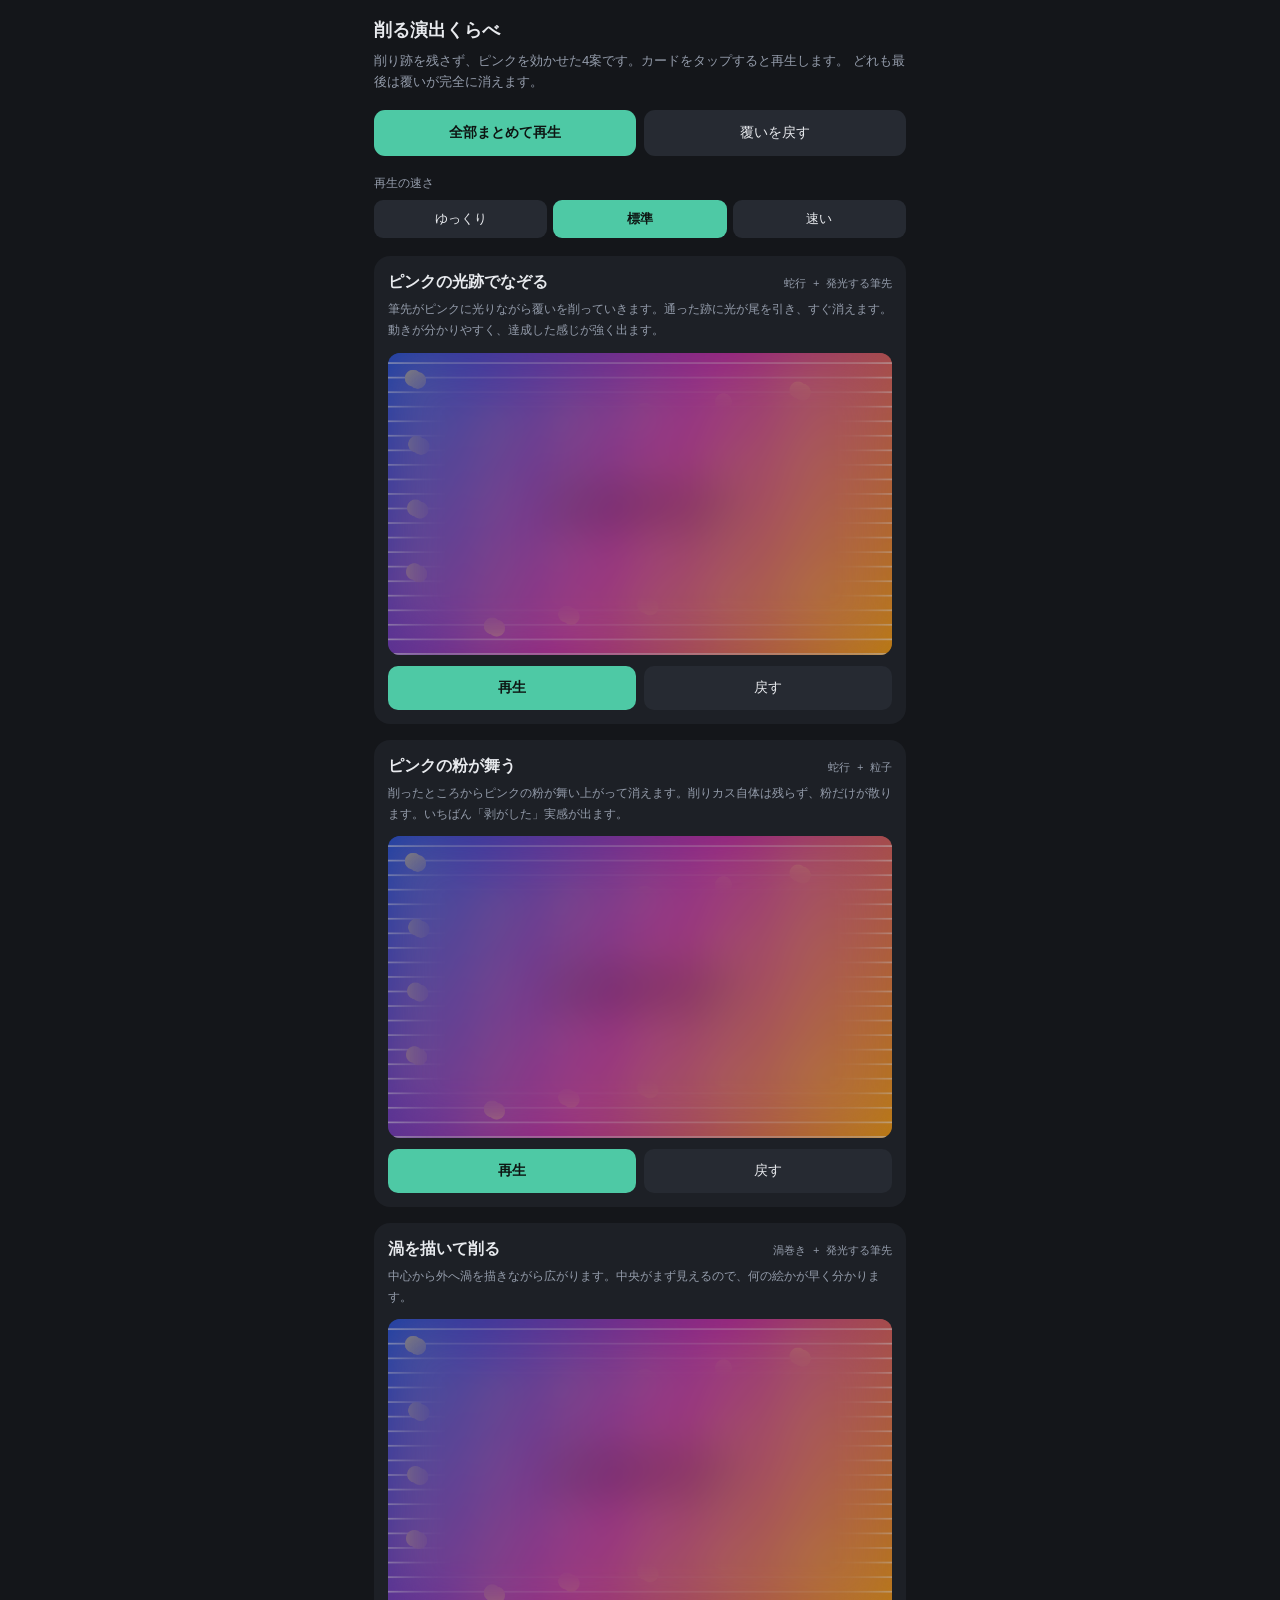
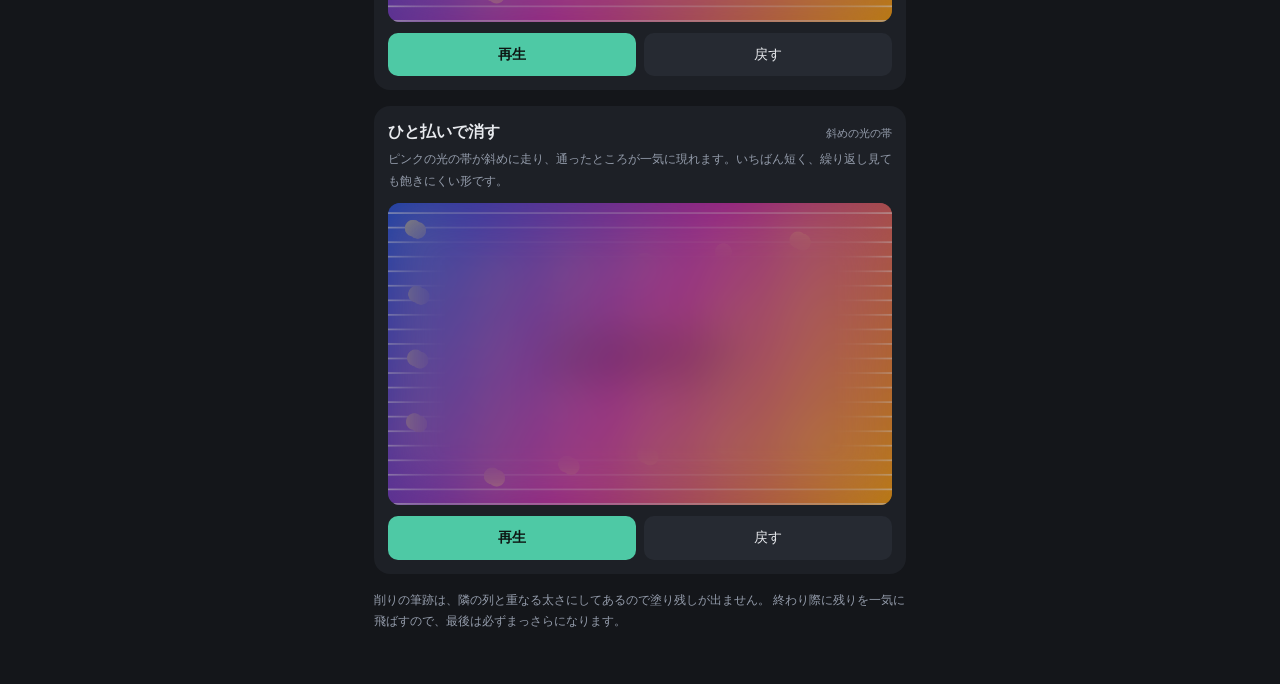
<file: scratch.html>
<!DOCTYPE html>
<html lang="ja">
<head>
<meta charset="UTF-8">
<meta name="viewport" content="width=device-width, initial-scale=1, viewport-fit=cover">
<meta name="theme-color" content="#14161a">
<title>削る演出くらべ</title>
<style>
  :root {
    --bg: #14161a; --panel: #1d2026; --panel-2: #262a32; --line: #333944;
    --text: #e8eaee; --muted: #949cab; --accent: #4ec9a5; --accent-ink: #0d1512;
    --pink: #ff5ca6;
  }
  * { box-sizing: border-box; -webkit-tap-highlight-color: transparent; }
  html, body { margin: 0; background: var(--bg); }
  body {
    color: var(--text); font-size: 16px; line-height: 1.6;
    font-family: -apple-system, BlinkMacSystemFont, "Hiragino Sans", "Noto Sans JP", sans-serif;
    padding: calc(16px + env(safe-area-inset-top, 0px)) 14px calc(40px + env(safe-area-inset-bottom, 0px));
    max-width: 560px; margin: 0 auto; -webkit-text-size-adjust: 100%;
  }
  h1 { font-size: 1.1rem; margin: 0 0 6px; }
  .lede { color: var(--muted); font-size: 0.82rem; margin: 0 0 18px; }
  button { font: inherit; color: inherit; background: none; border: none; cursor: pointer; }

  .card { background: var(--panel); border-radius: 16px; padding: 14px; margin-bottom: 16px; }
  .head { display: flex; align-items: baseline; justify-content: space-between; gap: 10px; margin-bottom: 4px; }
  .name { font-weight: 700; font-size: 0.97rem; }
  .tag { font-size: 0.68rem; color: var(--muted); font-family: ui-monospace, monospace; }
  .desc { font-size: 0.78rem; color: var(--muted); margin: 0 0 11px; line-height: 1.7; }

  .stage { position: relative; border-radius: 12px; overflow: hidden; background: var(--panel-2); aspect-ratio: 5 / 3; }
  .stage img.art { display: block; width: 100%; height: 100%; object-fit: cover; }
  .stage canvas { position: absolute; inset: 0; width: 100%; height: 100%; pointer-events: none; }

  .row { display: flex; gap: 8px; margin-top: 11px; }
  .row button { flex: 1; padding: 11px; border-radius: 10px; background: var(--panel-2); font-size: 0.85rem; }
  .row button.go { background: var(--accent); color: var(--accent-ink); font-weight: 700; }
  .row button:active { filter: brightness(1.18); }

  .top { display: flex; gap: 8px; margin-bottom: 18px; }
  .top button { flex: 1; padding: 12px; border-radius: 11px; background: var(--panel-2); font-size: 0.85rem; }
  .top button.go { background: var(--accent); color: var(--accent-ink); font-weight: 700; }

  .speed { display: flex; gap: 6px; margin-bottom: 18px; }
  .speed button { flex: 1; padding: 9px 0; border-radius: 9px; background: var(--panel-2); font-size: 0.8rem; }
  .speed button.on { background: var(--accent); color: var(--accent-ink); font-weight: 700; }
  .speed-lab { font-size: 0.74rem; color: var(--muted); margin-bottom: 7px; }
  .note { font-size: 0.74rem; color: var(--muted); line-height: 1.8; }
</style>
</head>
<body>

<h1>削る演出くらべ</h1>
<p class="lede">
  削り跡を残さず、ピンクを効かせた4案です。カードをタップすると再生します。
  どれも最後は覆いが完全に消えます。
</p>

<div class="top">
  <button class="go" id="playAll">全部まとめて再生</button>
  <button id="resetAll">覆いを戻す</button>
</div>

<p class="speed-lab">再生の速さ</p>
<div class="speed" id="speed">
  <button data-ms="2400">ゆっくり</button>
  <button data-ms="1500" class="on">標準</button>
  <button data-ms="900">速い</button>
</div>

<div id="cards"></div>

<p class="note">
  削りの筆跡は、隣の列と重なる太さにしてあるので塗り残しが出ません。
  終わり際に残りを一気に飛ばすので、最後は必ずまっさらになります。
</p>

<script>
(function () {
  "use strict";

  var DPR = Math.min(window.devicePixelRatio || 1, 2);
  var duration = 1500;
  var PINK = "255,92,166";

  /* ---------- 見本の絵 ---------- */

  function makeArt() {
    var c = document.createElement("canvas");
    c.width = 900; c.height = 540;
    var x = c.getContext("2d");
    var g = x.createLinearGradient(0, 0, 900, 540);
    g.addColorStop(0, "#1d4ed8"); g.addColorStop(0.5, "#c026a3"); g.addColorStop(1, "#f59e0b");
    x.fillStyle = g; x.fillRect(0, 0, 900, 540);
    x.strokeStyle = "rgba(255,255,255,0.8)"; x.lineWidth = 3;
    for (var y = 18; y < 540; y += 26) { x.beginPath(); x.moveTo(0, y); x.lineTo(900, y); x.stroke(); }
    x.fillStyle = "#ffe27a";
    for (var i = 0; i < 46; i++) { x.beginPath(); x.arc(45 + (i * 137) % 820, 45 + (i * 211) % 460, 15, 0, 7); x.fill(); }
    x.fillStyle = "rgba(0,0,0,0.55)";
    x.font = "bold 76px -apple-system, sans-serif";
    x.textAlign = "center"; x.fillText("SAMPLE", 450, 300);
    return c;
  }
  var artCanvas = makeArt();
  var artURL = artCanvas.toDataURL("image/png");

  function bakeCover(w, h) {
    var c = document.createElement("canvas");
    c.width = Math.round(w * DPR); c.height = Math.round(h * DPR);
    var x = c.getContext("2d");
    x.scale(DPR, DPR);
    try { x.filter = "blur(26px)"; } catch (e) {}
    x.drawImage(artCanvas, 0, 0, w, h);
    x.filter = "none";
    x.fillStyle = "rgba(16,18,22,0.26)";
    x.fillRect(0, 0, w, h);
    return c;
  }

  /* ---------- 削りの道すじ ---------- */

  // 蛇行。行の間隔より筆を太くして塗り残しを作らない
  function serpentine(w, h, t) {
    var rows = 4;
    var p = t * rows;
    var r = Math.min(rows - 0.0001, p);
    var i = Math.floor(r), f = r - i;
    var y = h * (i + 0.5) / rows;
    var dir = i % 2 ? -1 : 1;
    var x0 = dir > 0 ? -w * 0.12 : w * 1.12;
    var x1 = dir > 0 ? w * 1.12 : -w * 0.12;
    return { x: x0 + (x1 - x0) * f, y: y + Math.sin(f * 7 + i) * h * 0.04 };
  }

  // 中心から外へ渦を描く
  function spiral(w, h, t) {
    var turns = 3.2;
    var a = t * turns * Math.PI * 2;
    var rad = t * Math.max(w, h) * 0.62;
    return { x: w / 2 + Math.cos(a) * rad, y: h / 2 + Math.sin(a) * rad * 0.72 };
  }

  // 斜めにひと払い
  function wipe(w, h, t) {
    return { x: -w * 0.25 + t * w * 1.5, y: h * 1.15 - t * h * 1.3 };
  }

  /* ---------- 4案 ---------- */

  var DEMOS = [
    {
      id: "trail",
      name: "ピンクの光跡でなぞる",
      tag: "蛇行 + 発光する筆先",
      desc: "筆先がピンクに光りながら覆いを削っていきます。通った跡に光が尾を引き、すぐ消えます。動きが分かりやすく、達成した感じが強く出ます。",
      path: serpentine, brush: 0.30,
      fx: function (ctx, st, p, t, w, h) {
        fadeTrail(ctx, w, h, 0.14);
        glow(ctx, p.x, p.y, h * 0.22, 0.85);
        glow(ctx, p.x, p.y, h * 0.08, 1);
      }
    },
    {
      id: "dust",
      name: "ピンクの粉が舞う",
      tag: "蛇行 + 粒子",
      desc: "削ったところからピンクの粉が舞い上がって消えます。削りカス自体は残らず、粉だけが散ります。いちばん「剥がした」実感が出ます。",
      path: serpentine, brush: 0.30,
      fx: function (ctx, st, p, t, w, h) {
        ctx.clearRect(0, 0, w, h);
        if (!st._parts) st._parts = [];
        if (t < 0.99) {
          for (var k = 0; k < 3; k++) {
            st._parts.push({
              x: p.x + (Math.random() - 0.5) * h * 0.22,
              y: p.y + (Math.random() - 0.5) * h * 0.22,
              vx: (Math.random() - 0.5) * 1.6,
              vy: -0.5 - Math.random() * 1.4,
              r: 1.2 + Math.random() * 3.2,
              life: 1
            });
          }
        }
        var keep = [];
        for (var i = 0; i < st._parts.length; i++) {
          var q = st._parts[i];
          q.x += q.vx; q.y += q.vy; q.vy += 0.035; q.life -= 0.022;
          if (q.life <= 0) continue;
          ctx.fillStyle = "rgba(" + PINK + "," + (q.life * 0.9).toFixed(3) + ")";
          ctx.beginPath(); ctx.arc(q.x, q.y, q.r * q.life, 0, 7); ctx.fill();
          keep.push(q);
        }
        st._parts = keep;
      },
      onReset: function (st) { st._parts = []; }
    },
    {
      id: "spiral",
      name: "渦を描いて削る",
      tag: "渦巻き + 発光する筆先",
      desc: "中心から外へ渦を描きながら広がります。中央がまず見えるので、何の絵かが早く分かります。",
      path: spiral, brush: 0.34,
      fx: function (ctx, st, p, t, w, h) {
        fadeTrail(ctx, w, h, 0.10);
        glow(ctx, p.x, p.y, h * 0.20, 0.8);
        glow(ctx, p.x, p.y, h * 0.07, 1);
      }
    },
    {
      id: "wipe",
      name: "ひと払いで消す",
      tag: "斜めの光の帯",
      desc: "ピンクの光の帯が斜めに走り、通ったところが一気に現れます。いちばん短く、繰り返し見ても飽きにくい形です。",
      path: wipe, brush: 1.5,
      fx: function (ctx, st, p, t, w, h) {
        ctx.clearRect(0, 0, w, h);
        var len = Math.max(w, h) * 1.6;
        var ang = Math.atan2(-h * 1.3, w * 1.5);
        ctx.save();
        ctx.translate(p.x, p.y);
        ctx.rotate(ang + Math.PI / 2);
        var g = ctx.createLinearGradient(0, -h * 0.14, 0, h * 0.14);
        g.addColorStop(0, "rgba(" + PINK + ",0)");
        g.addColorStop(0.42, "rgba(" + PINK + ",0.85)");
        g.addColorStop(0.5, "rgba(255,220,238,0.95)");
        g.addColorStop(0.58, "rgba(" + PINK + ",0.85)");
        g.addColorStop(1, "rgba(" + PINK + ",0)");
        ctx.fillStyle = g;
        ctx.fillRect(-len / 2, -h * 0.14, len, h * 0.28);
        ctx.restore();
        if (t > 0.86) ctx.globalAlpha = Math.max(0, 1 - (t - 0.86) / 0.14);
      }
    }
  ];

  function glow(ctx, x, y, r, a) {
    var g = ctx.createRadialGradient(x, y, 0, x, y, r);
    g.addColorStop(0, "rgba(255,225,240," + a + ")");
    g.addColorStop(0.35, "rgba(" + PINK + "," + (a * 0.8).toFixed(3) + ")");
    g.addColorStop(1, "rgba(" + PINK + ",0)");
    ctx.fillStyle = g;
    ctx.beginPath(); ctx.arc(x, y, r, 0, 7); ctx.fill();
  }

  // 尾を引かせる。毎フレーム少しずつ透明にしていく
  function fadeTrail(ctx, w, h, amount) {
    ctx.globalCompositeOperation = "destination-out";
    ctx.fillStyle = "rgba(0,0,0," + amount + ")";
    ctx.fillRect(0, 0, w, h);
    ctx.globalCompositeOperation = "source-over";
  }

  /* ---------- 画面の組み立て ---------- */

  var cards = document.getElementById("cards");
  var all = [];

  DEMOS.forEach(function (d) {
    var card = document.createElement("div");
    card.className = "card";
    card.innerHTML =
      '<div class="head"><span class="name">' + d.name + '</span><span class="tag">' + d.tag + "</span></div>" +
      '<p class="desc">' + d.desc + "</p>" +
      '<div class="stage"><img class="art" alt=""><canvas class="cover"></canvas><canvas class="fx"></canvas></div>' +
      '<div class="row"><button class="go">再生</button><button class="rs">戻す</button></div>';
    cards.appendChild(card);

    var st = card.querySelector(".stage");
    st.querySelector("img.art").src = artURL;
    st._cover = st.querySelector("canvas.cover");
    st._fx = st.querySelector("canvas.fx");
    all.push({ d: d, st: st });

    card.querySelector(".go").addEventListener("click", function () { play(d, st); });
    card.querySelector(".rs").addEventListener("click", function () { reset(d, st); });
    st.addEventListener("click", function () { play(d, st); });
  });

  function sizeUp(st) {
    var w = st.clientWidth, h = st.clientHeight;
    [st._cover, st._fx].forEach(function (cv) {
      if (cv.width !== Math.round(w * DPR)) {
        cv.width = Math.round(w * DPR);
        cv.height = Math.round(h * DPR);
      }
    });
    return { w: w, h: h };
  }

  function reset(d, st) {
    if (st._raf) { cancelAnimationFrame(st._raf); st._raf = 0; }
    var s = sizeUp(st);
    if (!s.w || !s.h) return;
    var cx = st._cover.getContext("2d");
    cx.setTransform(DPR, 0, 0, DPR, 0, 0);
    cx.globalCompositeOperation = "source-over";
    cx.clearRect(0, 0, s.w, s.h);
    var cover = bakeCover(s.w, s.h);
    cx.drawImage(cover, 0, 0, cover.width, cover.height, 0, 0, s.w, s.h);
    var fx = st._fx.getContext("2d");
    fx.setTransform(DPR, 0, 0, DPR, 0, 0);
    fx.globalCompositeOperation = "source-over";
    fx.globalAlpha = 1;
    fx.clearRect(0, 0, s.w, s.h);
    st._last = null;
    if (d.onReset) d.onReset(st);
  }

  function play(d, st) {
    reset(d, st);
    var s = sizeUp(st);
    if (!s.w || !s.h) return;
    var cx = st._cover.getContext("2d");
    var fx = st._fx.getContext("2d");
    var t0 = performance.now();

    function frame(now) {
      var t = Math.min(1, (now - t0) / duration);
      var p = d.path(s.w, s.h, t);

      // 削る
      cx.globalCompositeOperation = "destination-out";
      cx.lineCap = cx.lineJoin = "round";
      cx.lineWidth = s.h * d.brush;
      cx.beginPath();
      if (st._last) { cx.moveTo(st._last.x, st._last.y); cx.lineTo(p.x, p.y); }
      else { cx.moveTo(p.x, p.y); cx.lineTo(p.x + 0.01, p.y); }
      cx.stroke();

      // 終わり際に残りを飛ばして、削り残しを作らない
      if (t > 0.88) {
        cx.fillStyle = "rgba(0,0,0," + ((t - 0.88) / 0.12 * 0.5).toFixed(3) + ")";
        cx.fillRect(0, 0, s.w, s.h);
      }
      if (t >= 1) { cx.clearRect(0, 0, s.w, s.h); }
      cx.globalCompositeOperation = "source-over";
      st._last = p;

      // ピンク
      fx.globalAlpha = 1;
      fx.globalCompositeOperation = "source-over";
      d.fx(fx, st, p, t, s.w, s.h);
      if (t >= 1) {
        fx.globalCompositeOperation = "source-over";
        fx.globalAlpha = 1;
        fx.clearRect(0, 0, s.w, s.h);
      }

      if (t < 1) st._raf = requestAnimationFrame(frame);
      else {
        // 粒子だけ少し残して消えるまで回す
        if (d.id === "dust" && st._parts && st._parts.length) {
          st._raf = requestAnimationFrame(function tail() {
            fx.clearRect(0, 0, s.w, s.h);
            d.fx(fx, st, p, 1, s.w, s.h);
            st._raf = st._parts.length ? requestAnimationFrame(tail) : 0;
          });
        } else st._raf = 0;
      }
    }
    st._raf = requestAnimationFrame(frame);
  }

  document.getElementById("playAll").addEventListener("click", function () {
    all.forEach(function (a) { play(a.d, a.st); });
  });
  document.getElementById("resetAll").addEventListener("click", function () {
    all.forEach(function (a) { reset(a.d, a.st); });
  });
  document.getElementById("speed").addEventListener("click", function (e) {
    var b = e.target.closest("[data-ms]");
    if (!b) return;
    duration = Number(b.dataset.ms);
    [].forEach.call(this.children, function (c) { c.classList.toggle("on", c === b); });
  });

  function boot() { all.forEach(function (a) { reset(a.d, a.st); }); }
  if (document.readyState === "complete") boot();
  else window.addEventListener("load", boot);
  window.addEventListener("resize", boot);
})();
</script>
</body>
</html>
</file>
<file: app.css>
:root {
    --bg: #14161a;
    --panel: #1d2026;
    --panel-2: #262a32;
    --line: #333944;
    --text: #e8eaee;
    --muted: #949cab;
    --accent: #4ec9a5;
    --accent-ink: #0d1512;
    --warn: #e3b341;
    --danger: #e0645a;
    --ph1: #ef8fb4;
    --ph2: #6ec6ec;
    --ph3: #b79af2;
  }

  * { box-sizing: border-box; -webkit-tap-highlight-color: transparent; }

  /* display を指定したクラスがブラウザ既定の [hidden] を打ち消すので、明示的に勝たせる */
  [hidden] { display: none !important; }
  html, body { margin: 0; background: var(--bg); }

  body {
    color: var(--text);
    font-family: -apple-system, BlinkMacSystemFont, "Hiragino Sans", "Noto Sans JP", sans-serif;
    font-size: 16px;
    line-height: 1.6;
    padding: calc(14px + env(safe-area-inset-top, 0px)) 14px calc(32px + env(safe-area-inset-bottom, 0px));
    max-width: 560px;
    margin: 0 auto;
    -webkit-text-size-adjust: 100%;
    -webkit-user-select: none;
    user-select: none;
  }

  h1 { font-size: 1.05rem; margin: 0; font-weight: 700; }
  button { font: inherit; color: inherit; background: none; border: none; cursor: pointer; }

  .topbar { display: flex; align-items: center; gap: 10px; margin-bottom: 14px; }
  .topbar .spacer { flex: 1; }

  .debug-flag {
    font-size: 0.66rem; letter-spacing: 0.08em;
    color: var(--warn); border: 1px solid var(--warn);
    border-radius: 999px; padding: 1px 9px;
  }

  .icon-btn {
    width: 36px; height: 36px; border-radius: 10px;
    background: var(--panel); display: grid; place-items: center;
    font-size: 1.05rem; line-height: 1; flex: none;
  }
  .icon-btn:active { background: var(--panel-2); }

  .card { background: var(--panel); border-radius: 16px; padding: 14px; margin-bottom: 14px; }

  /* ---- reveal ---- */

  .prog { display: flex; align-items: baseline; justify-content: space-between; gap: 10px; margin-bottom: 11px; }
  .prog-n { font-variant-numeric: tabular-nums; font-weight: 700; font-size: 1.3rem; }
  .prog-n small { font-weight: 400; font-size: 0.78rem; color: var(--muted); margin-left: 3px; }
  .prog-sub { flex: 1; font-size: 0.76rem; color: var(--muted); text-align: right; }

  .stage { position: relative; border-radius: 12px; overflow: hidden; background: var(--panel-2); }
  .stage img, .stage video { display: block; width: 100%; height: auto; }

  /* 覆い。ぼかした層を下に敷き、上の鮮明な層を開いた区画ぶんだけ見せる。
     ぼかしの強さと引き伸ばしは、ステージの大きさに応じて JS が入れる */
  .stage .tint,
  .stage .sharp,
  .stage canvas.fxlayer {
    position: absolute;
    inset: 0;
    pointer-events: none;
  }
  .stage .haze { transform-origin: 50% 50%; }
  .stage .tint { background: rgba(16,18,22,0.30); }
  .stage .sharp { -webkit-mask-repeat: no-repeat; mask-repeat: no-repeat; }
  .stage .sharp > img.art,
  .stage .sharp > video.art,
  .stage .sharp > svg.art {
    width: 100%; height: 100%; object-fit: cover; display: block;
  }
  .stage canvas.fxlayer { width: 100%; height: 100%; display: block; }

  .done-banner { transition: opacity 0.8s ease; }
  .done-banner.gone { opacity: 0; pointer-events: none; }

  /* 隠しているとき。中身は残したまま畳む。開封は裏で進む */
  .stage.masked { min-height: 64px; }
  .stage.masked > * { display: none !important; }
  .stage.masked::after {
    content: "非表示中　セットを終えると裏で開きます";
    position: absolute; inset: 0; display: grid; place-items: center;
    font-size: 0.76rem; color: var(--muted);
  }

  .eye {
    flex: none; font-size: 0.72rem; color: var(--muted);
    background: var(--panel-2); border-radius: 8px; padding: 4px 9px;
  }
  .eye:active { background: var(--line); }

  .done-banner {
    position: absolute; left: 0; right: 0; bottom: 0;
    padding: 10px 14px; background: rgba(20,22,26,0.88);
    font-size: 0.85rem; text-align: center;
  }

  .empty { padding: 42px 18px; text-align: center; color: var(--muted); font-size: 0.87rem; }

  .packbar { display: flex; align-items: center; gap: 9px; margin-top: 11px; }
  .packbar label { font-size: 0.72rem; color: var(--muted); flex: none; }
  .packbar select {
    flex: 1; min-width: 0; font: inherit; font-size: 0.8rem; color: var(--text);
    background: var(--panel-2); border: 0; border-radius: 10px; padding: 9px 10px;
    -webkit-appearance: none; appearance: none;
  }

  .medianav { display: flex; align-items: center; gap: 9px; margin-top: 11px; }
  .medianav button {
    width: 46px; height: 38px; border-radius: 10px;
    background: var(--panel-2); display: grid; place-items: center;
    font-size: 1.15rem; line-height: 1; flex: none;
  }
  .medianav button:disabled { opacity: 0.28; }
  .medianav button:active:not(:disabled) { filter: brightness(1.2); }
  .medianav .pos {
    flex: 1; text-align: center; font-size: 0.76rem;
    color: var(--muted); font-variant-numeric: tabular-nums;
  }
  .medianav .pos b { color: var(--text); font-weight: 600; }

  /* ---- session ---- */

  .sess-head { display: flex; align-items: baseline; justify-content: space-between; gap: 10px; margin-bottom: 12px; }
  .sess-title { font-weight: 700; font-size: 0.98rem; }
  .sess-date { font-size: 0.76rem; color: var(--muted); font-variant-numeric: tabular-nums; }

  .tabs { display: flex; flex-wrap: wrap; gap: 5px; margin-bottom: 12px; }
  .tabs button { flex: 1 0 auto; padding: 7px 10px; border-radius: 8px; background: var(--panel-2); font-size: 0.78rem; white-space: nowrap; }
  .tabs button.on { background: var(--accent); color: var(--accent-ink); font-weight: 700; }

  .move { padding: 13px 0; border-top: 1px solid var(--line); }
  .move:first-of-type { border-top: none; padding-top: 0; }
  .move-top { display: flex; align-items: baseline; justify-content: space-between; gap: 10px; margin-bottom: 9px; }
  .move-name { font-weight: 500; font-size: 0.93rem; }
  .move-note { font-size: 0.72rem; color: var(--muted); }
  .move-n { font-variant-numeric: tabular-nums; font-weight: 700; font-size: 1.1rem; flex: none; }
  /* 締めの体幹。ほかの3種目と見分けられるよう色を変える */
  .move.core { border-top: 1px dashed var(--ph2); }
  .core-label { font-size: 0.66rem; letter-spacing: 0.06em; color: var(--ph2); margin-bottom: 3px; }
  .move.core .move-name { color: var(--ph2); }
  .move-n small { font-weight: 400; font-size: 0.74rem; color: var(--muted); margin-left: 1px; }
  .move-sets { font-size: 0.72rem; color: var(--warn); font-variant-numeric: tabular-nums; }
  .move-note .how { color: var(--accent); text-decoration: none; white-space: nowrap; margin-left: 2px; }
  .move-note .how:active { opacity: 0.6; }
  .move-how { font-size: 0.72rem; color: var(--muted); margin-top: 3px; line-height: 1.5; }
  .move-how b { font-weight: 500; color: var(--fg, inherit); margin-right: 6px; font-size: 0.68rem; letter-spacing: 0.04em; }
  .unit { display: inline-block; vertical-align: 1px; font-size: 0.62rem; font-weight: 500; line-height: 1; padding: 3px 6px; border-radius: 999px; border: 1px solid var(--muted); color: var(--muted); margin-left: 4px; }
  .unit.sec { border-color: var(--accent); color: var(--accent); }

  .ctl { display: flex; gap: 6px; }
  .ctl button { border-radius: 10px; background: var(--panel-2); padding: 13px 0; font-size: 0.88rem; font-weight: 500; }
  .ctl .wide { flex: 1; }
  .ctl .plus { background: var(--accent); color: var(--accent-ink); font-weight: 700; }
  .ctl .undo { color: var(--muted); }
  .ctl .step { width: 60px; }
  .ctl button:disabled { opacity: 0.32; }
  .ctl button:active:not(:disabled) { filter: brightness(1.18); }

  /* タイマー。秒で数える種目の枠の中に開く */
  .ctl .tbtn { width: auto; padding: 13px 12px; color: var(--ph2); }
  .timer { margin-top: 10px; padding: 12px; border-radius: 12px; background: var(--panel-2); text-align: center; }
  .timer-cap { font-size: 0.72rem; color: var(--muted); }
  .timer-n { font-size: 2.8rem; font-weight: 700; line-height: 1.15; font-variant-numeric: tabular-nums; }
  .timer.ready .timer-n { color: var(--warn); }
  .timer.done .timer-n { color: var(--accent); }
  .timer-bar { height: 6px; border-radius: 3px; background: var(--line); overflow: hidden; margin: 6px 0 11px; }
  .timer-bar i { display: block; height: 100%; width: 0; background: var(--ph2); }
  .timer .ctl button { background: var(--panel); }

  .rest { color: var(--muted); font-size: 0.85rem; }
  .rest b { color: var(--text); font-weight: 500; }

  /* ---- 体力づくり ---- */

  .plan-head { display: flex; align-items: flex-start; justify-content: space-between; gap: 10px; }
  .plan-day { font-weight: 700; font-size: 1rem; font-variant-numeric: tabular-nums; }
  .plan-date { font-size: 0.74rem; color: var(--muted); }
  .phase-pill { font-size: 0.7rem; font-weight: 700; padding: 3px 10px; border-radius: 999px; background: var(--panel-2); color: var(--muted); white-space: nowrap; }
  .phase-pill.p1 { color: var(--ph1); }
  .phase-pill.p2 { color: var(--ph2); }
  .phase-pill.p3 { color: var(--ph3); }
  .plan-bar { height: 5px; border-radius: 3px; background: var(--panel-2); margin: 10px 0 8px; overflow: hidden; }
  .plan-bar i { display: block; height: 100%; }
  .plan-tasks { display: flex; flex-direction: column; gap: 7px; margin-top: 11px; }
  .ptask { display: flex; gap: 11px; align-items: flex-start; background: var(--panel-2); border-radius: 11px; padding: 11px 12px; }
  .ptask input { width: 20px; height: 20px; margin: 2px 0 0; accent-color: var(--accent); flex: none; }
  .ptask b { display: block; font-weight: 500; font-size: 0.88rem; }
  .ptask small { display: block; color: var(--muted); font-size: 0.74rem; line-height: 1.6; }
  .ptask.done b { color: var(--muted); }
  .plan-guide { margin-top: 10px; border-top: 1px solid var(--line); padding-top: 10px; font-size: 0.8rem; }
  .plan-guide summary { font-size: 0.84rem; cursor: pointer; }
  .plan-guide p { margin: 8px 0 0; line-height: 1.7; }
  .plan-guide ul { margin: 8px 0 0; padding-left: 1.2em; line-height: 1.7; }
  .plan-rows { display: grid; grid-template-columns: 4.2em 1fr; gap: 6px 10px; margin-top: 9px; }
  .plan-rows b { font-weight: 700; font-variant-numeric: tabular-nums; color: var(--ph1); }
  .plan-rows small { display: block; color: var(--muted); font-size: 0.72rem; }
  .ph1t { color: var(--ph1); }
  .ph2t { color: var(--ph2); }
  .ph3t { color: var(--ph3); }
  .dateinput {
    font: inherit; font-size: 0.86rem; color: var(--text); color-scheme: dark;
    background: var(--panel-2); border: 0; border-radius: 10px; padding: 10px 11px; width: 100%;
    /* iOS の日付欄は既定の見た目のままだと幅100%より縮まず、設定画面を横にはみ出す */
    display: block; min-width: 0; max-width: 100%; min-height: 42px; text-align: left;
    -webkit-appearance: none; appearance: none;
  }
  .dateinput::-webkit-date-and-time-value { text-align: left; }

  /* ---- calendar ---- */

  .cal-head { display: flex; align-items: center; justify-content: space-between; margin-bottom: 9px; }
  .cal-title { font-weight: 700; font-variant-numeric: tabular-nums; font-size: 0.92rem; }
  .nav { display: flex; gap: 5px; }
  .nav button { width: 32px; height: 32px; border-radius: 8px; background: var(--panel-2); display: grid; place-items: center; }

  .grid7 { display: grid; grid-template-columns: repeat(7, 1fr); gap: 4px; }
  .dow { text-align: center; font-size: 0.68rem; color: var(--muted); padding-bottom: 3px; }
  .dow.sun { color: #e0857d; }
  .dow.sat { color: #7da8e0; }

  .day {
    aspect-ratio: 1; border-radius: 9px;
    display: flex; flex-direction: column; align-items: center; justify-content: center; gap: 2px;
    font-size: 0.82rem; font-variant-numeric: tabular-nums; color: var(--muted); position: relative;
  }
  .day.pad { visibility: hidden; }
  .day.in { color: var(--text); }
  .day.planned { background: var(--panel-2); }
  .day.part { background: #2f5a4c; }
  .day.full { background: var(--accent); color: var(--accent-ink); font-weight: 700; }
  .day.today { box-shadow: inset 0 0 0 1.5px var(--muted); }
  .day.full.today { box-shadow: inset 0 0 0 1.5px var(--text); }
  .day.sel { box-shadow: inset 0 0 0 2px var(--warn); }
  /* その日のメニュー。やった日は実績、これからは予定 */
  .day .mk { font-style: normal; font-size: 0.58rem; line-height: 1; color: var(--accent); }
  .day .mk.plan { color: var(--muted); }
  .day.full .mk, .day.part .mk { color: rgba(255,255,255,0.85); }
  /* 体力づくりのフェーズは下線、チェックした日は右上の点 */
  .day.ph1::after, .day.ph2::after, .day.ph3::after {
    content: ""; position: absolute; left: 30%; right: 30%; bottom: 3px; height: 2px; border-radius: 2px;
  }
  .day.ph1::after { background: var(--ph1); }
  .day.ph2::after { background: var(--ph2); }
  .day.ph3::after { background: var(--ph3); }
  .day.pc::before {
    content: ""; position: absolute; top: 4px; right: 5px; width: 5px; height: 5px; border-radius: 50%; background: var(--ph1);
  }

  .legend { display: flex; flex-wrap: wrap; gap: 5px 14px; margin-top: 10px; font-size: 0.7rem; color: var(--muted); }
  .legend span { display: inline-flex; align-items: center; gap: 5px; }
  .swatch { width: 10px; height: 10px; border-radius: 3px; display: inline-block; }

  /* ---- sheet ---- */

  .sheet-bg { position: fixed; inset: 0; background: rgba(0,0,0,0.55); display: none; align-items: flex-end; z-index: 20; }
  .sheet-bg.open { display: flex; }
  .sheet {
    background: var(--panel); width: 100%; max-width: 560px; margin: 0 auto;
    border-radius: 18px 18px 0 0;
    padding: 20px 16px calc(24px + env(safe-area-inset-bottom, 0px));
    max-height: 88vh; overflow-y: auto; overflow-x: hidden;
  }
  .sheet-head { display: flex; align-items: center; gap: 10px; margin-bottom: 16px; }
  .sheet h2 { font-size: 0.93rem; margin: 0; flex: 1; }
  .closex {
    width: 32px; height: 32px; border-radius: 50%; flex: none;
    background: var(--panel-2); color: var(--muted);
    display: grid; place-items: center; font-size: 0.82rem; line-height: 1;
  }
  .closex:active { background: var(--line); color: var(--text); }
  .ver { text-align: center; margin: 4px 0 0; opacity: 0.7; }
  .field { margin-bottom: 22px; }
  .field > label { display: block; font-size: 0.76rem; color: var(--muted); margin-bottom: 8px; }

  .dow-picker { display: grid; grid-template-columns: repeat(7, 1fr); gap: 4px; }
  .dow-picker button { padding: 9px 0; border-radius: 8px; background: var(--panel-2); font-size: 0.8rem; }
  .dow-picker button.on { background: var(--accent); color: var(--accent-ink); font-weight: 700; }

  .seg { display: flex; gap: 5px; }
  .seg button { flex: 1; padding: 9px 0; border-radius: 8px; background: var(--panel-2); font-size: 0.82rem; font-variant-numeric: tabular-nums; }
  .seg button.on { background: var(--accent); color: var(--accent-ink); font-weight: 700; }

  .toggle { display: flex; align-items: center; justify-content: space-between; gap: 12px; background: var(--panel-2); border-radius: 11px; padding: 12px 14px; }
  .toggle .lab { font-size: 0.86rem; }
  .toggle .lab small { display: block; color: var(--muted); font-size: 0.72rem; line-height: 1.6; }
  .switch { width: 50px; height: 30px; border-radius: 999px; background: var(--line); position: relative; flex: none; transition: background 160ms; }
  .switch::after { content: ""; position: absolute; top: 3px; left: 3px; width: 24px; height: 24px; border-radius: 50%; background: var(--text); transition: transform 160ms; }
  .switch.on { background: var(--warn); }
  .switch.on::after { transform: translateX(20px); }

  .btn { display: block; width: 100%; padding: 13px; border-radius: 11px; background: var(--panel-2); text-align: center; font-size: 0.88rem; }
  .btn.primary { background: var(--accent); color: var(--accent-ink); font-weight: 700; }
  .btn.quiet { color: var(--muted); }
  .btn:active { filter: brightness(1.15); }

  .imglist { display: flex; flex-direction: column; gap: 7px; }
  .imggroup { font-size: 0.72rem; color: var(--muted); margin-top: 6px; }
  .imggroup:first-child { margin-top: 0; }
  .imgrow { display: flex; align-items: center; gap: 10px; background: var(--panel-2); border-radius: 10px; padding: 7px 9px; }
  .imgrow .thumb { width: 40px; height: 40px; border-radius: 6px; background: var(--line); object-fit: cover; flex: none; filter: blur(7px); }
  .imgrow .meta { flex: 1; min-width: 0; font-size: 0.78rem; }
  .imgrow .meta b { display: block; font-weight: 500; overflow: hidden; text-overflow: ellipsis; white-space: nowrap; }
  .imgrow .meta span { color: var(--muted); font-size: 0.72rem; }
  .imgrow.active { box-shadow: inset 0 0 0 1.5px var(--accent); }
  .imgrow .act { font-size: 0.72rem; color: var(--muted); padding: 6px 4px; }
  .imgrow .act.del { color: var(--danger); }

  .season { display: flex; align-items: center; gap: 10px; background: var(--panel-2); border-radius: 10px; padding: 8px 10px; margin-bottom: 7px; }
  .season.now { box-shadow: inset 0 0 0 1.5px var(--accent); }
  .season .meta { flex: 1; min-width: 0; font-size: 0.78rem; }
  .season .meta b { display: block; font-weight: 500; }
  .season .meta span { color: var(--muted); font-size: 0.72rem; }
  .season .act { font-size: 0.72rem; color: var(--muted); padding: 6px 4px; flex: none; }
  .seasonlist { margin-top: 12px; }
  .seasonimgs { display: flex; flex-wrap: wrap; gap: 6px; margin: -2px 0 10px; }
  .seasonimgs .sthumb { width: 52px; height: 52px; border-radius: 8px; overflow: hidden; background: var(--line); display: grid; place-items: center; padding: 0; }
  .seasonimgs .sthumb img { width: 100%; height: 100%; object-fit: cover; filter: blur(7px); }
  .seasonimgs .sthumb span { font-size: 0.62rem; color: var(--muted); }

  .viewer { position: fixed; inset: 0; z-index: 30; background: rgba(0,0,0,0.93); padding: 16px; gap: 14px; display: none; flex-direction: column; align-items: center; }
  .viewer.open { display: flex; }
  .viewer-in { flex: 1; min-height: 0; width: 100%; display: grid; place-items: center; }
  .viewer-in img, .viewer-in video { max-width: 100%; max-height: 100%; border-radius: 10px; }
  .viewer .btn { flex: none; width: 100%; }

  .pass { display: flex; gap: 7px; }
  .pass input {
    flex: 1; min-width: 0; font: inherit; font-size: 0.82rem; color: var(--fg);
    background: var(--panel-2); border: 0; border-radius: 10px; padding: 10px 11px;
  }
  .pass .act { font-size: 0.76rem; color: var(--accent); padding: 8px 10px; flex: none; }

  .note { font-size: 0.72rem; color: var(--muted); line-height: 1.7; }

  input[type="file"] { display: none; }

/* サンプル素材（デモで画像未登録のときに表示する） */
.stage svg.art { display: block; width: 100%; height: auto; }
</file>
